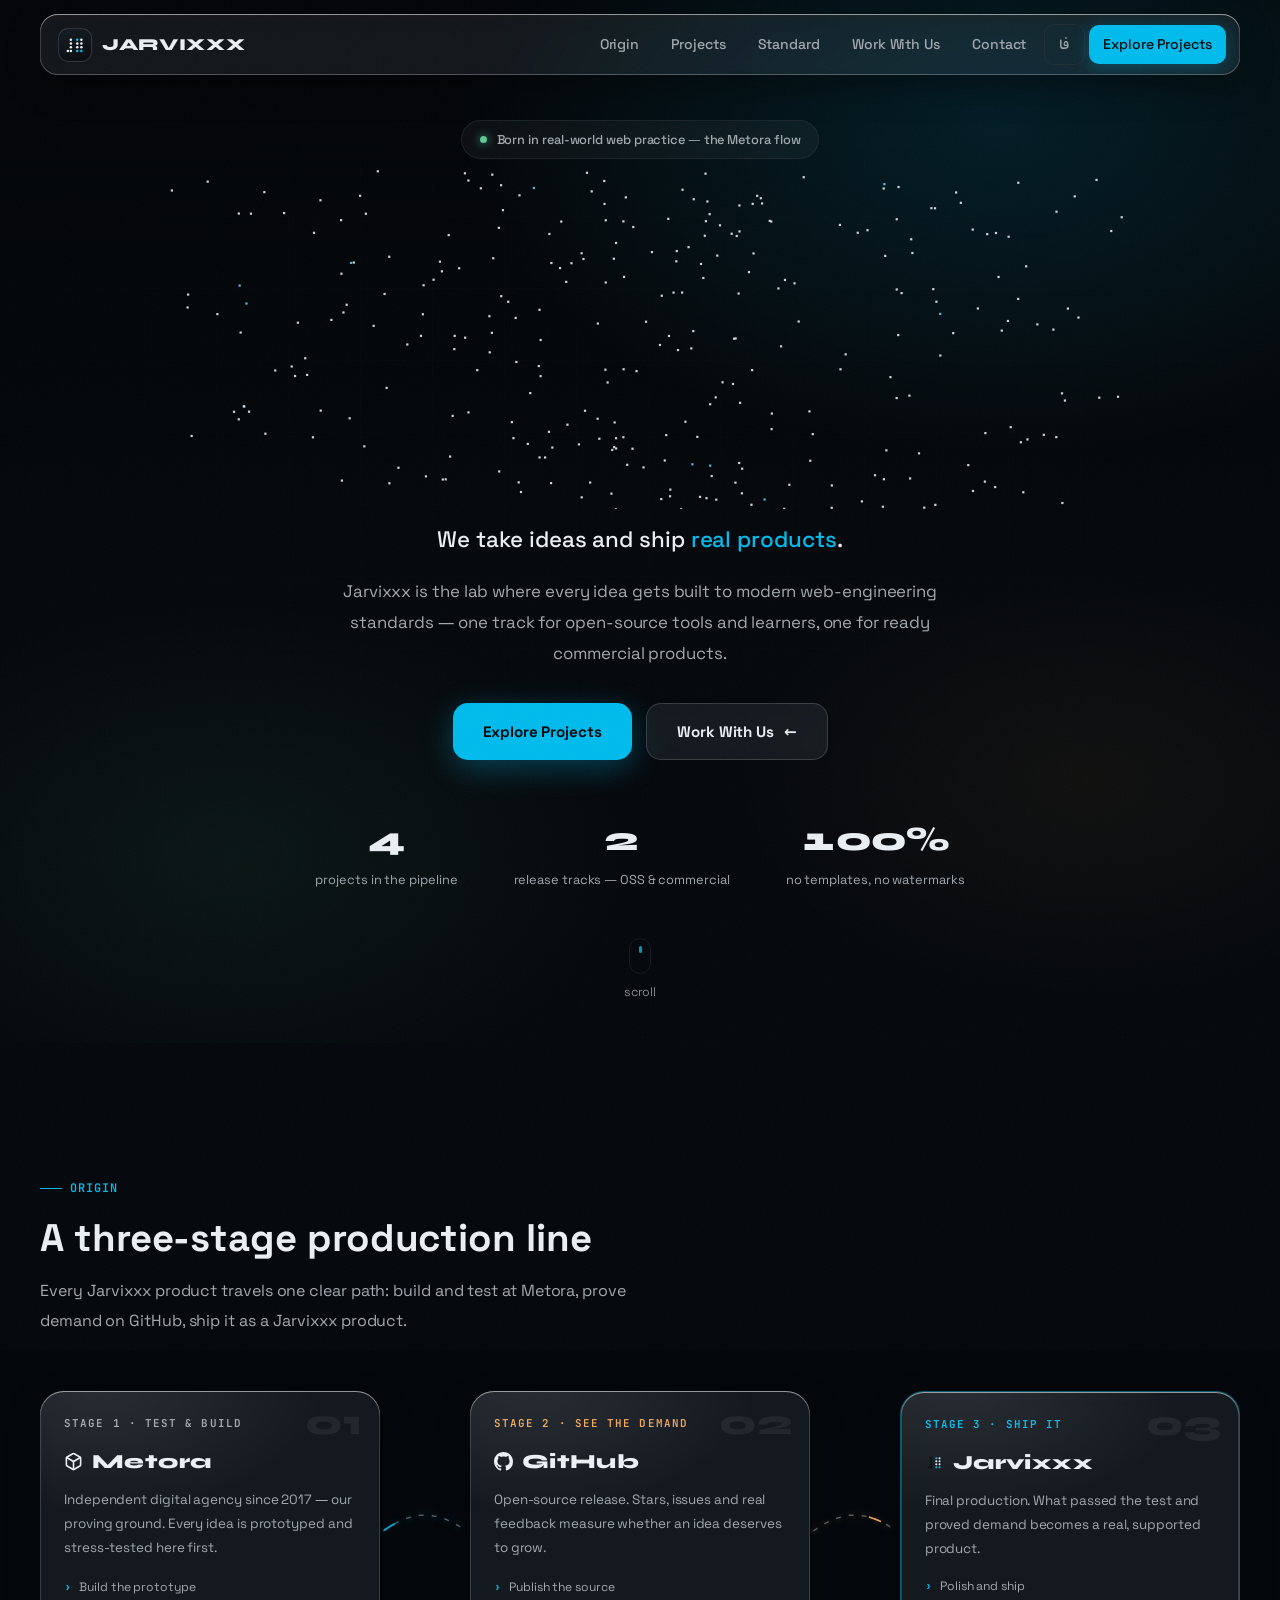
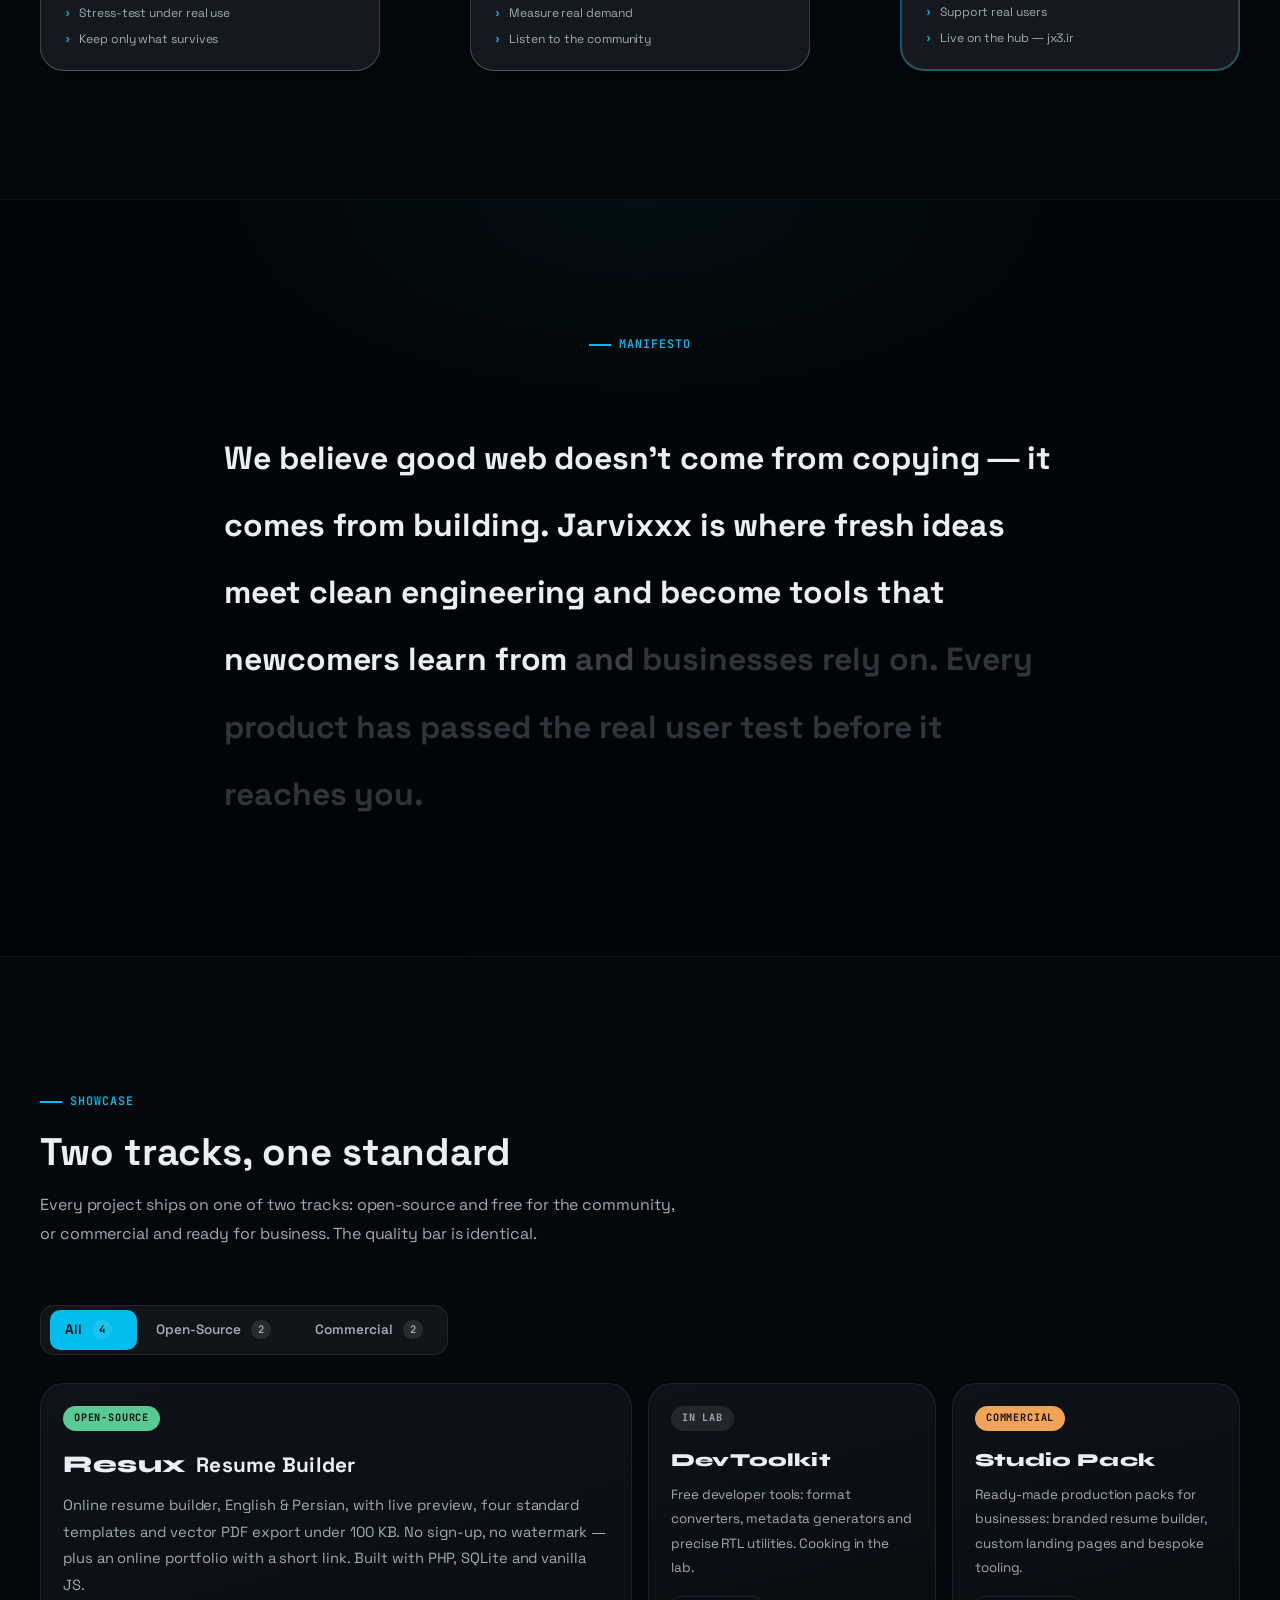
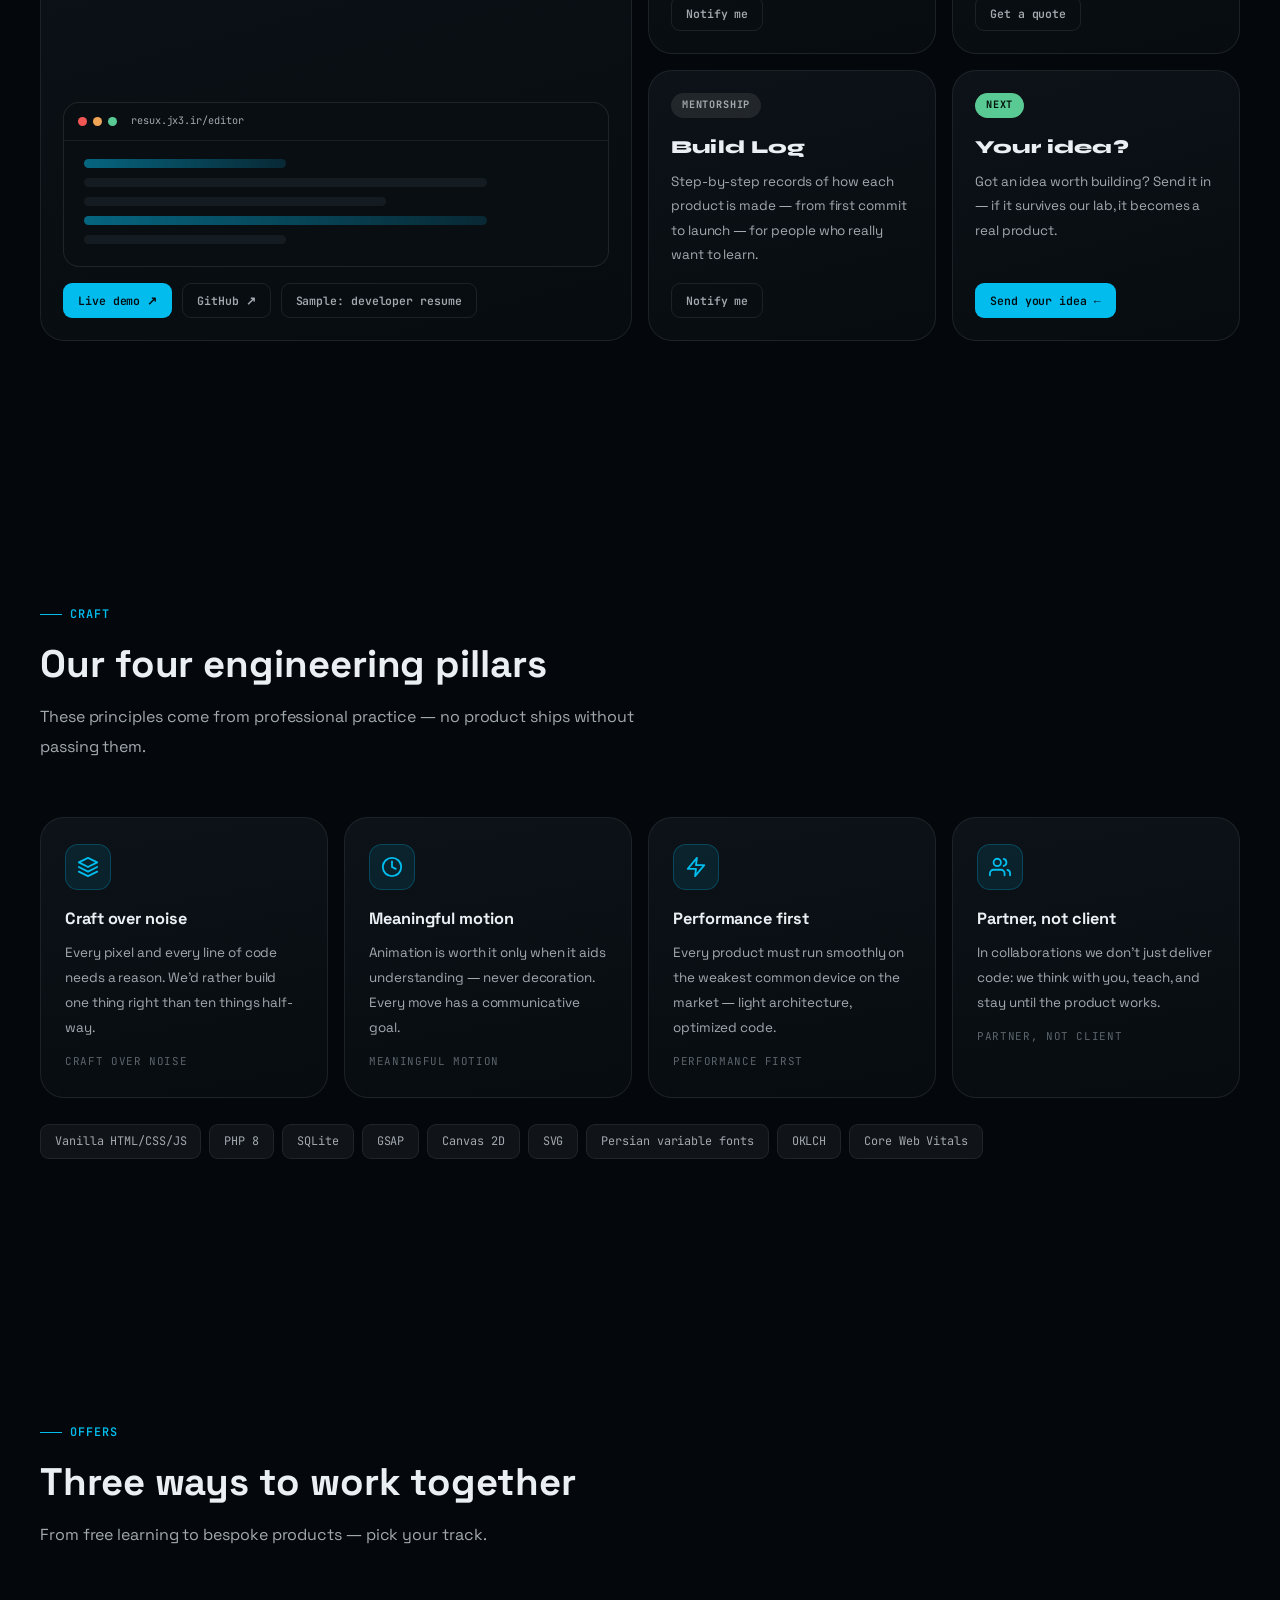
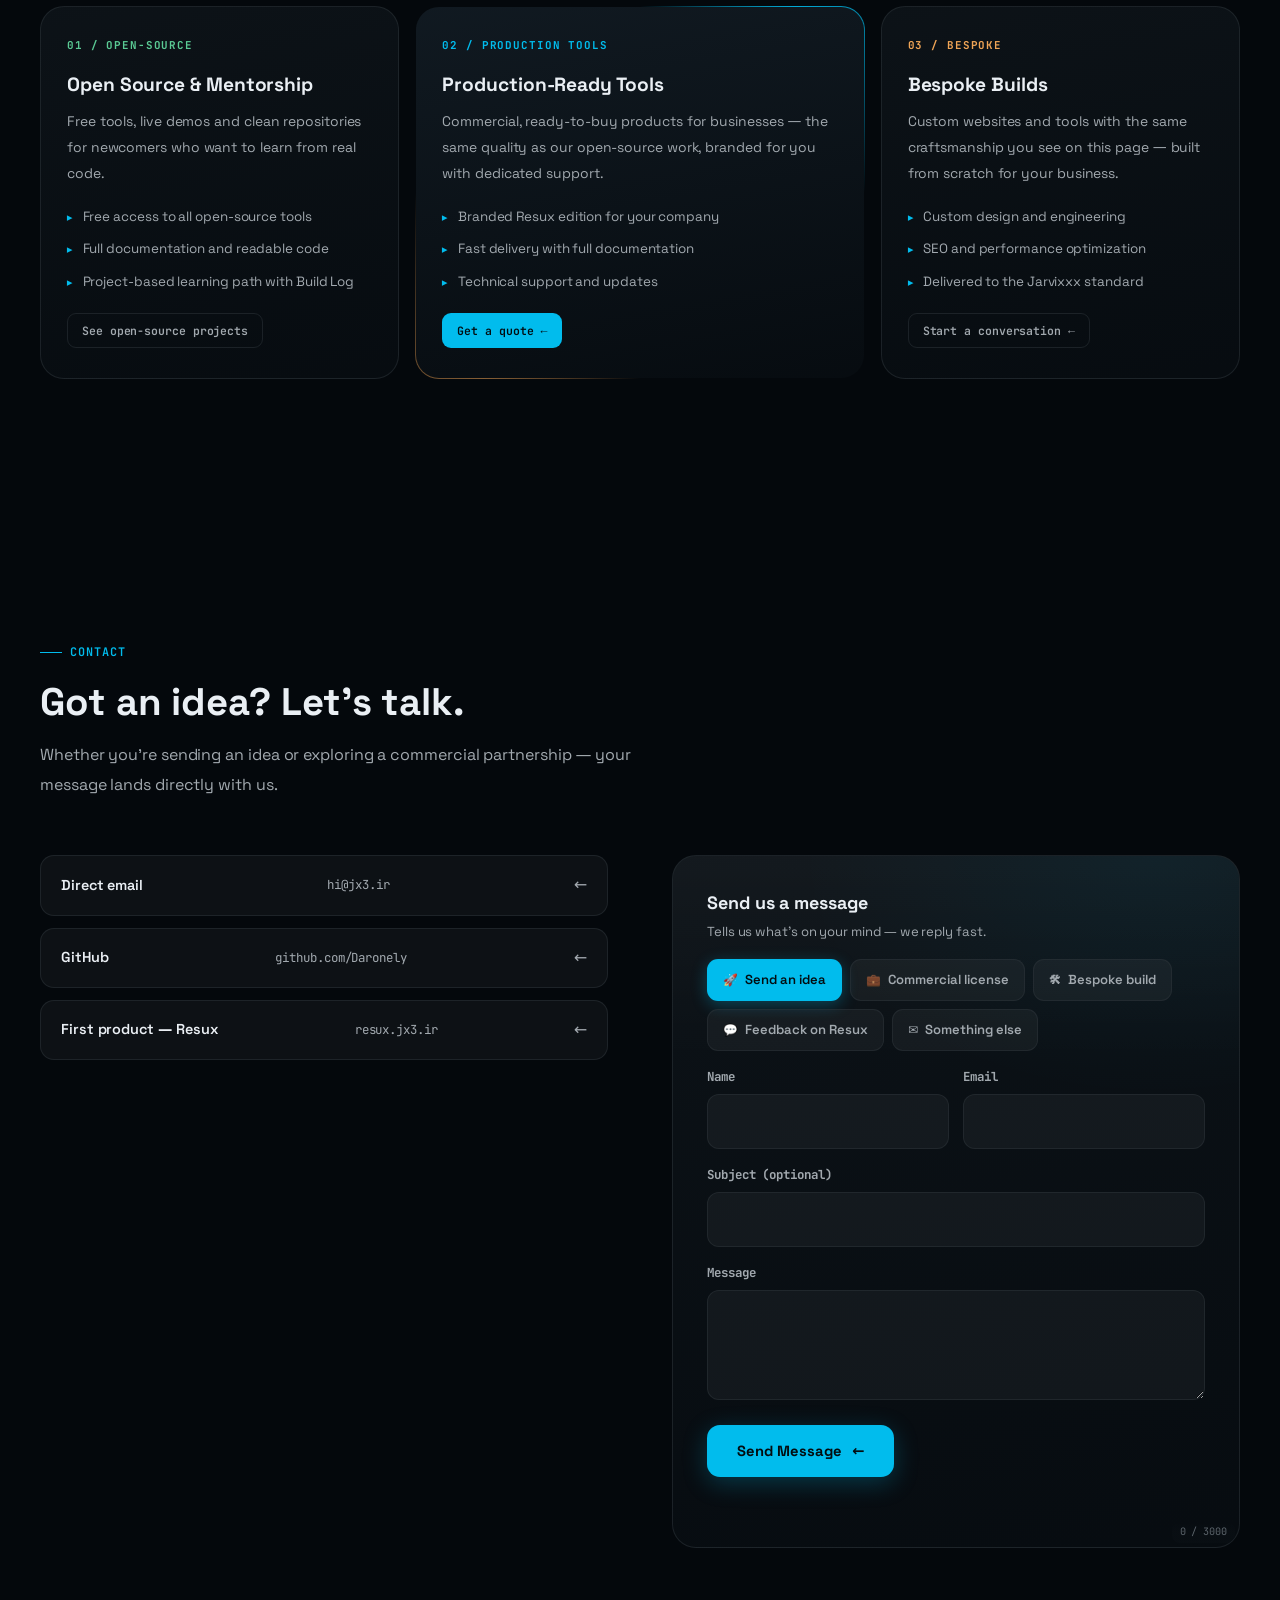
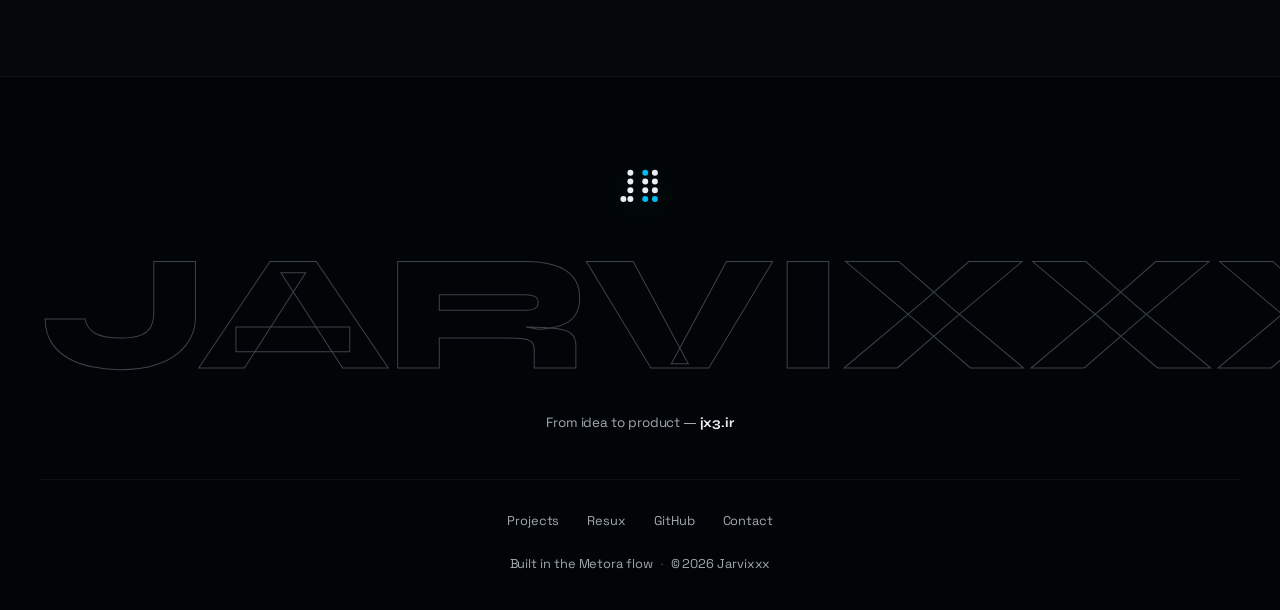
<file: index.html>
<!DOCTYPE html>
<html lang="en" dir="ltr" class="no-js">
<head>
<meta charset="UTF-8">
<meta name="viewport" content="width=device-width, initial-scale=1">
<title>Jarvixxx — Web Product Lab | From Idea to Product, Professional Grade</title>
<meta name="description" content="Jarvixxx is a web product lab: we turn ideas into open-source tools and real commercial products — and open a professional learning path for everyone. First product: Resux resume builder.">
<meta name="keywords" content="Jarvixxx, جارویکس, jx3, web product lab, open source, resume builder, Resux, رساکس, PHP, SQLite, GSAP">
<meta name="author" content="Jarvixxx">
<meta name="robots" content="index, follow, max-image-preview:large, max-snippet:-1, max-video-preview:-1">
<meta name="theme-color" content="#0b0d12">
<link rel="canonical" href="https://jx3.ir/">
<link rel="alternate" hreflang="fa" href="https://jx3.ir/fa.html">
<link rel="alternate" hreflang="x-default" href="https://jx3.ir/">

<!-- Open Graph -->
<meta property="og:type" content="website">
<meta property="og:site_name" content="Jarvixxx">
<meta property="og:locale" content="en_US">
<meta property="og:locale:alternate" content="fa_IR">
<meta property="og:title" content="Jarvixxx — Web Product Lab | From Idea to Product, Professional Grade">
<meta property="og:description" content="Jarvixxx is a web product lab: we turn ideas into open-source tools and real commercial products — and open a professional learning path for everyone. First product: Resux resume builder.">
<meta property="og:url" content="https://jx3.ir/">
<meta property="og:image" content="https://jx3.ir/assets/img/og-cover.png">
<meta property="og:image:width" content="1200">
<meta property="og:image:height" content="630">
<meta property="og:image:alt" content="Jarvixxx — web product lab">

<!-- Twitter -->
<meta name="twitter:card" content="summary_large_image">
<meta name="twitter:title" content="Jarvixxx — Web Product Lab | From Idea to Product, Professional Grade">
<meta name="twitter:description" content="Jarvixxx is a web product lab: we turn ideas into open-source tools and real commercial products — and open a professional learning path for everyone. First product: Resux resume builder.">
<meta name="twitter:image" content="https://jx3.ir/assets/img/og-cover.png">

<!-- Icons -->
<link rel="icon" type="image/svg+xml" href="assets/img/favicon.svg">
<link rel="apple-touch-icon" href="assets/img/icon-192.png">
<link rel="manifest" href="manifest.webmanifest">

<!-- Fonts: preload per page script -->
<link rel="preload" href="assets/fonts/SpaceGrotesk-VF.woff2" as="font" type="font/woff2" crossorigin>
<link rel="preload" href="assets/fonts/SpaceGrotesk-VF.woff2" as="font" type="font/woff2" crossorigin>
<link rel="preload" href="assets/fonts/Syne-VF.woff2" as="font" type="font/woff2" crossorigin>
<link rel="stylesheet" href="assets/css/main.css">

<script>document.documentElement.classList.remove('no-js');</script>
<script type="application/ld+json">
{
  "@context": "https://schema.org",
  "@graph": [
    {
      "@type": "Organization",
      "@id": "https://jx3.ir/#org",
      "name": "Jarvixxx",
      "alternateName": "جارویکس",
      "url": "https://jx3.ir/",
      "logo": "https://jx3.ir/assets/img/icon-512.png",
      "description": "Jarvixxx is a web product lab: we turn ideas into open-source tools and real commercial products — and open a professional learning path for everyone. First product: Resux resume builder.",
      "sameAs": [
        "https://github.com/Daronely",
        "https://github.com/Daronely/jarvixxx",
        "https://resux.jx3.ir/",
        "https://metora.ir"
      ]
    },
    {
      "@type": "WebSite",
      "@id": "https://jx3.ir/#website",
      "url": "https://jx3.ir/",
      "name": "Jarvixxx — Web Product Lab",
      "inLanguage": "en-US",
      "publisher": {
        "@id": "https://jx3.ir/#org"
      }
    },
    {
      "@type": "SoftwareApplication",
      "name": "Resux — Resume Builder",
      "applicationCategory": "BusinessApplication",
      "operatingSystem": "Web",
      "url": "https://resux.jx3.ir/",
      "description": "Free online resume builder (Persian & English) with live preview, vector PDF export and online portfolio",
      "offers": {
        "@type": "Offer",
        "price": "0",
        "priceCurrency": "USD"
      },
      "author": {
        "@id": "https://jx3.ir/#org"
      }
    },
    {
      "@type": "ItemList",
      "@id": "https://jx3.ir/#projects",
      "name": "Jarvixxx projects",
      "itemListElement": [
        {
          "@type": "ListItem",
          "position": 1,
          "url": "https://resux.jx3.ir/",
          "name": "Resux — online resume builder"
        }
      ]
    }
  ]
}
</script>
</head>
<body class="page-en">

<a class="skip-link" href="#main">Skip to main content</a>

<svg width="0" height="0" style="position:absolute" aria-hidden="true">
  <defs>
    <filter id="lg-refract" color-interpolation-filters="sRGB" x="-10%" y="-10%" width="120%" height="120%">
      <feImage href="data:image/svg+xml,%3Csvg xmlns='http://www.w3.org/2000/svg' width='120' height='60'%3E%3C/svg%3E" result="sdf" preserveAspectRatio="none"/>
      <feDisplacementMap in="SourceGraphic" in2="sdf" scale="12" xChannelSelector="R" yChannelSelector="G"/>
    </filter>
  </defs>
</svg>

<header class="navbar glass-nav" id="navbar">
  <a class="brand" href="#top" aria-label="Jarvixxx — home">
    <span class="mark" aria-hidden="true"><svg viewBox="0 0 64 64"><g fill="oklch(0.95 0.008 245)"><circle cx="21" cy="18" r="3.4"/><circle cx="21" cy="28" r="3.4"/><circle cx="21" cy="38" r="3.4"/><circle cx="21" cy="48" r="3.4"/><circle cx="13" cy="48" r="3.4"/></g><g><circle cx="38" cy="18" r="3.4" fill="oklch(0.74 0.14 225)"/><circle cx="38" cy="28" r="3.4" fill="oklch(0.95 0.008 245)"/><circle cx="38" cy="38" r="3.4" fill="oklch(0.95 0.008 245)"/><circle cx="38" cy="48" r="3.4" fill="oklch(0.74 0.14 225)"/><circle cx="49" cy="18" r="3.4" fill="oklch(0.95 0.008 245)"/><circle cx="49" cy="28" r="3.4" fill="oklch(0.95 0.008 245)"/><circle cx="49" cy="38" r="3.4" fill="oklch(0.95 0.008 245)"/><circle cx="49" cy="48" r="3.4" fill="oklch(0.74 0.14 225)"/></g></svg></span>
    <bdi dir="ltr" data-scramble-hover>JARVIXXX</bdi>
  </a>
  <nav class="nav-links" aria-label="Main navigation">
    <a href="#ecosystem">Origin</a>
    <a href="#projects">Projects</a>
    <a href="#craft">Standard</a>
    <a href="#offers">Work With Us</a>
    <a href="#contact">Contact</a>
    <a class="lang-toggle" href="fa.html" hreflang="fa" rel="alternate">فا</a>
    <a class="nav-cta magnetic" href="#projects" data-mag>Explore Projects</a>
  </nav>
</header>

<main id="main">

<section class="hero" id="top">
  <div class="hero-bg" aria-hidden="true"></div>
  <div class="hero-grid-lines" aria-hidden="true"></div>

  <a class="lineage-pill" href="https://metora.ir" target="_blank" rel="noopener">
    <span class="dot" aria-hidden="true"></span>
    Born in real-world web practice — the Metora flow
  </a>

  <h1>Jarvixxx — the web product lab: we take ideas and ship real products</h1>
  <canvas id="heroCanvas" aria-hidden="true"></canvas>

  <p class="hero-tagline reveal">We take ideas and ship <span class="accent">real products</span>.</p>
  <p class="hero-sub reveal">Jarvixxx is the lab where every idea gets built to modern web-engineering standards — one track for open-source tools and learners, one for ready commercial products.</p>

  <div class="hero-ctas">
    <a class="btn-primary-mag magnetic" href="#projects" data-mag>Explore Projects</a>
    <a class="btn-glass-mag magnetic" href="#offers" data-mag>Work With Us <span class="arr">←</span></a>
  </div>

  <div class="hero-stats" role="list" aria-label="Jarvixxx stats">
    <div class="stat" role="listitem">
      <div class="num" data-count="4" aria-label="4">0</div>
      <div class="lbl">projects in the pipeline</div>
    </div>
    <div class="stat" role="listitem">
      <div class="num" data-count="2" aria-label="2">0</div>
      <div class="lbl">release tracks — OSS & commercial</div>
    </div>
    <div class="stat" role="listitem">
      <div class="num" data-count="100" data-suffix="%" aria-label="100%">0</div>
      <div class="lbl">no templates, no watermarks</div>
    </div>
  </div>

  <div class="scroll-hint" aria-hidden="true">
    <div class="wheel"></div>
    scroll
  </div>
</section>

<section id="ecosystem">
  <div class="wrap">
    <div class="sec-head reveal">
      <span class="sec-kicker"><span data-scramble-hover>ORIGIN</span></span>
      <h2 class="sec-title">A three-stage production line</h2>
      <p class="sec-lead">Every Jarvixxx product travels one clear path: build and test at Metora, prove demand on GitHub, ship it as a Jarvixxx product.</p>
    </div>
    <div class="eco-wrap">
    <div class="eco-row">
      <a class="eco-node glass metora" href="https://metora.ir" target="_blank" rel="noopener">
        <span class="n-step" aria-hidden="true">01</span>
        <div class="n-role">STAGE 1 · TEST & BUILD</div>
        <div class="n-name"><svg width="19" height="19" viewBox="0 0 24 24" fill="none" stroke="currentColor" stroke-width="2" stroke-linecap="round" stroke-linejoin="round"><path d="M21 16V8a2 2 0 0 0-1-1.73l-7-4a2 2 0 0 0-2 0l-7 4A2 2 0 0 0 3 8v8a2 2 0 0 0 1 1.73l7 4a2 2 0 0 0 2 0l7-4A2 2 0 0 0 21 16z"/><polyline points="3.27 6.96 12 12.01 20.73 6.96"/><line x1="12" y1="22.08" x2="12" y2="12"/></svg><bdi dir="ltr" data-scramble-hover>Metora</bdi></div>
        <p class="n-desc">Independent digital agency since 2017 — our proving ground. Every idea is prototyped and stress-tested here first.</p>
        <ul class="n-steps"><li>Build the prototype</li><li>Stress-test under real use</li><li>Keep only what survives</li></ul>
      </a>
      <div class="eco-beam" aria-hidden="true">
        <svg viewBox="0 0 110 64">
          <path class="beam-path" d="M4 32 C 40 6, 70 6, 106 32" stroke="oklch(0.5 0.015 245)"/>
          <path class="beam-path beam-glow" d="M4 32 C 40 6, 70 6, 106 32" stroke="oklch(0.74 0.14 225)"/>
          <path class="pulse" d="M4 32 C 40 6, 70 6, 106 32" stroke="oklch(0.74 0.14 225)">
            <animate attributeName="stroke-dashoffset" from="144" to="0" dur="2.4s" repeatCount="indefinite"/>
          </path>
        </svg>
      </div>
      <a class="eco-node glass netro" href="https://github.com/Daronely" target="_blank" rel="noopener">
        <span class="n-step" aria-hidden="true">02</span>
        <div class="n-role">STAGE 2 · SEE THE DEMAND</div>
        <div class="n-name"><svg viewBox="0 0 16 16" fill="currentColor"><path d="M8 0C3.58 0 0 3.58 0 8c0 3.54 2.29 6.53 5.47 7.59.4.07.55-.17.55-.38 0-.19-.01-.82-.01-1.49-2.01.37-2.53-.49-2.69-.94-.09-.23-.48-.94-.82-1.13-.28-.15-.68-.52-.01-.53.63-.01 1.08.58 1.23.82.72 1.21 1.87.87 2.33.66.07-.52.28-.87.51-1.07-1.78-.2-3.64-.89-3.64-3.95 0-.87.31-1.59.82-2.15-.08-.2-.36-1.02.08-2.12 0 0 .67-.21 2.2.82.64-.18 1.32-.27 2-.27s1.36.09 2 .27c1.53-1.04 2.2-.82 2.2-.82.44 1.1.16 1.92.08 2.12.51.56.82 1.27.82 2.15 0 3.07-1.87 3.75-3.65 3.95.29.25.54.73.54 1.48 0 1.07-.01 1.93-.01 2.2 0 .21.15.46.55.38A8.01 8.01 0 0 0 16 8c0-4.42-3.58-8-8-8z"/></svg><bdi dir="ltr" data-scramble-hover>GitHub</bdi></div>
        <p class="n-desc">Open-source release. Stars, issues and real feedback measure whether an idea deserves to grow.</p>
        <ul class="n-steps"><li>Publish the source</li><li>Measure real demand</li><li>Listen to the community</li></ul>
      </a>
      <div class="eco-beam" aria-hidden="true">
        <svg viewBox="0 0 110 64">
          <path class="beam-path" d="M4 32 C 40 6, 70 6, 106 32" stroke="oklch(0.5 0.015 245)"/>
          <path class="beam-path beam-glow" d="M4 32 C 40 6, 70 6, 106 32" stroke="oklch(0.78 0.13 65)"/>
          <path class="pulse" d="M4 32 C 40 6, 70 6, 106 32" stroke="oklch(0.78 0.13 65)">
            <animate attributeName="stroke-dashoffset" from="144" to="0" dur="2.4s" begin="1.2s" repeatCount="indefinite"/>
          </path>
        </svg>
      </div>
      <a class="eco-node glass jarvi glass-flagship" href="#projects">
        <span class="n-step" aria-hidden="true">03</span>
        <div class="n-role">STAGE 3 · SHIP IT</div>
        <div class="n-name"><svg width="19" height="19" viewBox="0 0 64 64">ll="oklch(0.95 0.008 245)"><circle cx="21" cy="18" r="3.4"/><circle cx="21" cy="28" r="3.4"/><circle cx="21" cy="38" r="3.4"/><circle cx="21" cy="48" r="3.4"/><circle cx="13" cy="48" r="3.4"/></g><g><circle cx="38" cy="18" r="3.4" fill="oklch(0.74 0.14 225)"/><circle cx="38" cy="28" r="3.4" fill="oklch(0.95 0.008 245)"/><circle cx="38" cy="38" r="3.4" fill="oklch(0.95 0.008 245)"/><circle cx="38" cy="48" r="3.4" fill="oklch(0.74 0.14 225)"/><circle cx="49" cy="18" r="3.4" fill="oklch(0.95 0.008 245)"/><circle cx="49" cy="28" r="3.4" fill="oklch(0.95 0.008 245)"/><circle cx="49" cy="38" r="3.4" fill="oklch(0.95 0.008 245)"/><circle cx="49" cy="48" r="3.4" fill="oklch(0.74 0.14 225)"/></g></svg><bdi dir="ltr" data-scramble-hover>Jarvixxx</bdi></div>
        <p class="n-desc">Final production. What passed the test and proved demand becomes a real, supported product.</p>
        <ul class="n-steps"><li>Polish and ship</li><li>Support real users</li><li>Live on the hub — jx3.ir</li></ul>
      </a>
    </div></div>
  </div>
</section>

<section class="manifesto" id="manifesto">
  <div class="wrap">
    <div class="sec-head reveal" style="margin-inline:auto;text-align:center">
      <span class="sec-kicker" style="justify-content:center"><span data-scramble-hover>MANIFESTO</span></span>
    </div>
    <p class="manifesto-text" id="manifestoText" lang="en"><span class="w">We</span> <span class="w">believe</span> <span class="w">good</span> <span class="w">web</span> <span class="w">doesn't</span> <span class="w">come</span> <span class="w">from</span> <span class="w">copying</span> <span class="w">—</span> <span class="w">it</span> <span class="w">comes</span> <span class="w">from</span> <span class="w">building.</span> <span class="w">Jarvixxx</span> <span class="w">is</span> <span class="w">where</span> <span class="w">fresh</span> <span class="w">ideas</span> <span class="w">meet</span> <span class="w">clean</span> <span class="w">engineering</span> <span class="w">and</span> <span class="w">become</span> <span class="w">tools</span> <span class="w">that</span> <span class="w">newcomers</span> <span class="w">learn</span> <span class="w">from</span> <span class="w">and</span> <span class="w">businesses</span> <span class="w">rely</span> <span class="w">on.</span> <span class="w">Every</span> <span class="w">product</span> <span class="w">has</span> <span class="w">passed</span> <span class="w">the</span> <span class="w">real</span> <span class="w">user</span> <span class="w">test</span> <span class="w">before</span> <span class="w">it</span> <span class="w">reaches</span> <span class="w">you.</span></p>
  </div>
</section>

<section id="projects">
  <div class="wrap">
    <div class="sec-head reveal">
      <span class="sec-kicker"><span data-scramble-hover>SHOWCASE</span></span>
      <h2 class="sec-title">Two tracks, one standard</h2>
      <p class="sec-lead">Every project ships on one of two tracks: open-source and free for the community, or commercial and ready for business. The quality bar is identical.</p>
    </div>

    <div class="filter-tabs" role="tablist" aria-label="Filter projects" id="filterTabs">
      <div id="tabIndicator" aria-hidden="true"></div>
      <button class="filter-tab" role="tab" aria-selected="true" data-filter="all">All <span class="badge-mini">4</span></button>
      <button class="filter-tab" role="tab" aria-selected="false" data-filter="oss">Open-Source <span class="badge-mini">2</span></button>
      <button class="filter-tab" role="tab" aria-selected="false" data-filter="pro">Commercial <span class="badge-mini">2</span></button>
    </div>
    <p class="no-js-note">Filtering projects needs JavaScript — all projects are listed below.</p>

    <div class="bento" id="bento">
      <article class="b-card b-flagship glass-flagship" data-track="oss" data-name="resux">
        <span class="b-track oss">OPEN-SOURCE</span>
        <div class="b-name"><bdi dir="ltr" data-scramble-hover>Resux</bdi> <span class="b-fa">Resume Builder</span></div>
        <p class="b-desc">Online resume builder, English & Persian, with live preview, four standard templates and vector PDF export under 100 KB. No sign-up, no watermark — plus an online portfolio with a short link. Built with PHP, SQLite and vanilla JS.</p>
        <div class="flagship-visual" aria-hidden="true">
          <div class="fv-bar"><i></i><i></i><i></i><span dir="ltr">resux.jx3.ir/editor</span></div>
          <div class="fv-body">
            <div class="fv-line hi w40"></div>
            <div class="fv-line w80"></div>
            <div class="fv-line w60"></div>
            <div class="fv-line hi w80"></div>
            <div class="fv-line w40"></div>
          </div>
        </div>
        <div class="b-links"><a class="b-link primary" href="https://resux.jx3.ir/" target="_blank" rel="noopener">Live demo ↗</a><a class="b-link" href="https://github.com/Daronely/resux" target="_blank" rel="noopener">GitHub ↗</a><a class="b-link" href="https://resux.jx3.ir/resume/developer.html" target="_blank" rel="noopener">Sample: developer resume</a></div>
      </article>

      <article class="b-card b-p2" data-track="oss" data-name="toolkit">
        <span class="b-track wip">IN LAB</span>
        <div class="b-name"><bdi dir="ltr" data-scramble-hover>DevToolkit</bdi></div>
        <p class="b-desc">Free developer tools: format converters, metadata generators and precise RTL utilities. Cooking in the lab.</p>
        <div class="b-links"><a class="b-link" href="#contact" data-notify>Notify me</a></div>
      </article>
      <article class="b-card b-p3" data-track="pro" data-name="studio">
        <span class="b-track pro">COMMERCIAL</span>
        <div class="b-name"><bdi dir="ltr" data-scramble-hover>Studio Pack</bdi></div>
        <p class="b-desc">Ready-made production packs for businesses: branded resume builder, custom landing pages and bespoke tooling.</p>
        <div class="b-links"><a class="b-link" href="#offers">Get a quote</a></div>
      </article>
      <article class="b-card b-p4" data-track="oss" data-name="learn">
        <span class="b-track wip">MENTORSHIP</span>
        <div class="b-name"><bdi dir="ltr" data-scramble-hover>Build Log</bdi></div>
        <p class="b-desc">Step-by-step records of how each product is made — from first commit to launch — for people who really want to learn.</p>
        <div class="b-links"><a class="b-link" href="#contact" data-notify>Notify me</a></div>
      </article>
      <article class="b-card b-p5" data-track="pro" data-name="idea">
        <span class="b-track oss">NEXT</span>
        <div class="b-name"><bdi dir="ltr" data-scramble-hover>Your idea?</bdi></div>
        <p class="b-desc">Got an idea worth building? Send it in — if it survives our lab, it becomes a real product.</p>
        <div class="b-links"><a class="b-link primary" href="#contact">Send your idea ←</a></div>
      </article>
    </div>
  </div>
</section>

<section id="craft">
  <div class="wrap">
    <div class="sec-head reveal">
      <span class="sec-kicker"><span data-scramble-hover>CRAFT</span></span>
      <h2 class="sec-title">Our four engineering pillars</h2>
      <p class="sec-lead">These principles come from professional practice — no product ships without passing them.</p>
    </div>
    <div class="craft-grid">
      <div class="craft-card reveal">
        <div class="c-ico" aria-hidden="true"><svg width="22" height="22" viewBox="0 0 24 24" fill="none" stroke="currentColor" stroke-width="2" stroke-linecap="round" stroke-linejoin="round"><path d="M12 2L2 7l10 5 10-5-10-5z"/><path d="M2 17l10 5 10-5"/><path d="M2 12l10 5 10-5"/></svg></div>
        <h3>Craft over noise</h3>
        <p>Every pixel and every line of code needs a reason. We'd rather build one thing right than ten things half-way.</p>
        <span class="c-en" dir="ltr">CRAFT OVER NOISE</span>
      </div>
      <div class="craft-card reveal">
        <div class="c-ico" aria-hidden="true"><svg width="22" height="22" viewBox="0 0 24 24" fill="none" stroke="currentColor" stroke-width="2" stroke-linecap="round" stroke-linejoin="round"><circle cx="12" cy="12" r="10"/><path d="M12 6v6l4 2"/></svg></div>
        <h3>Meaningful motion</h3>
        <p>Animation is worth it only when it aids understanding — never decoration. Every move has a communicative goal.</p>
        <span class="c-en" dir="ltr">MEANINGFUL MOTION</span>
      </div>
      <div class="craft-card reveal">
        <div class="c-ico" aria-hidden="true"><svg width="22" height="22" viewBox="0 0 24 24" fill="none" stroke="currentColor" stroke-width="2" stroke-linecap="round" stroke-linejoin="round"><path d="M13 2L3 14h9l-1 8 10-12h-9l1-8z"/></svg></div>
        <h3>Performance first</h3>
        <p>Every product must run smoothly on the weakest common device on the market — light architecture, optimized code.</p>
        <span class="c-en" dir="ltr">PERFORMANCE FIRST</span>
      </div>
      <div class="craft-card reveal">
        <div class="c-ico" aria-hidden="true"><svg width="22" height="22" viewBox="0 0 24 24" fill="none" stroke="currentColor" stroke-width="2" stroke-linecap="round" stroke-linejoin="round"><path d="M17 21v-2a4 4 0 0 0-4-4H5a4 4 0 0 0-4 4v2"/><circle cx="9" cy="7" r="4"/><path d="M23 21v-2a4 4 0 0 0-3-3.87"/><path d="M16 3.13a4 4 0 0 1 0 7.75"/></svg></div>
        <h3>Partner, not client</h3>
        <p>In collaborations we don't just deliver code: we think with you, teach, and stay until the product works.</p>
        <span class="c-en" dir="ltr">PARTNER, NOT CLIENT</span>
      </div></div>
    <div class="stack-row reveal" aria-label="tech stack"><span class="stack-chip">Vanilla HTML/CSS/JS</span><span class="stack-chip">PHP 8</span><span class="stack-chip">SQLite</span><span class="stack-chip">GSAP</span><span class="stack-chip">Canvas 2D</span><span class="stack-chip">SVG</span><span class="stack-chip">Persian variable fonts</span><span class="stack-chip">OKLCH</span><span class="stack-chip">Core Web Vitals</span></div>
  </div>
</section>

<section id="offers">
  <div class="wrap">
    <div class="sec-head reveal">
      <span class="sec-kicker"><span data-scramble-hover>OFFERS</span></span>
      <h2 class="sec-title">Three ways to work together</h2>
      <p class="sec-lead">From free learning to bespoke products — pick your track.</p>
    </div>
    <div class="offers">
      <div class="offer-card reveal">
        <div class="o-tag" style="color: var(--signal-oss)" dir="ltr">01 / OPEN-SOURCE</div>
        <h3>Open Source & Mentorship</h3>
        <p class="o-desc">Free tools, live demos and clean repositories for newcomers who want to learn from real code.</p>
        <ul><li>Free access to all open-source tools</li><li>Full documentation and readable code</li><li>Project-based learning path with Build Log</li></ul>
        <div class="b-links" style="margin-top:20px">
          <a class="b-link" href="#projects">See open-source projects</a>
        </div>
      </div>
      <div class="offer-card offer-featured reveal">
        <div class="inner">
          <div class="o-tag" style="color: var(--accent-primary)" dir="ltr">02 / PRODUCTION TOOLS</div>
          <h3>Production-Ready Tools</h3>
          <p class="o-desc">Commercial, ready-to-buy products for businesses — the same quality as our open-source work, branded for you with dedicated support.</p>
          <ul><li>Branded Resux edition for your company</li><li>Fast delivery with full documentation</li><li>Technical support and updates</li></ul>
          <div class="b-links" style="margin-top:20px">
            <a class="b-link primary" href="#contact">Get a quote ←</a>
          </div>
        </div>
      </div>
      <div class="offer-card reveal">
        <div class="o-tag" style="color: var(--signal-pro)" dir="ltr">03 / BESPOKE</div>
        <h3>Bespoke Builds</h3>
        <p class="o-desc">Custom websites and tools with the same craftsmanship you see on this page — built from scratch for your business.</p>
        <ul><li>Custom design and engineering</li><li>SEO and performance optimization</li><li>Delivered to the Jarvixxx standard</li></ul>
        <div class="b-links" style="margin-top:20px">
          <a class="b-link" href="#contact">Start a conversation ←</a>
        </div>
      </div></div>
  </div>
</section>

<section id="contact">
  <div class="wrap">
    <div class="sec-head reveal">
      <span class="sec-kicker"><span data-scramble-hover>CONTACT</span></span>
      <h2 class="sec-title">Got an idea? Let's talk.</h2>
      <p class="sec-lead">Whether you're sending an idea or exploring a commercial partnership — your message lands directly with us.</p>
    </div>

    <div class="contact-grid">
      <div class="direct-links reveal">
        <a class="d-link" href="mailto:hi@jx3.ir">
          <span class="dl-label">Direct email</span>
          <span class="dl-handle" data-scramble>hi@jx3.ir</span>
          <span class="dl-arrow" aria-hidden="true">←</span>
        </a>
        <a class="d-link" href="https://github.com/Daronely" target="_blank" rel="noopener">
          <span class="dl-label">GitHub</span>
          <span class="dl-handle" data-scramble>github.com/Daronely</span>
          <span class="dl-arrow" aria-hidden="true">←</span>
        </a>
        <a class="d-link" href="https://resux.jx3.ir/" target="_blank" rel="noopener">
          <span class="dl-label">First product — Resux</span>
          <span class="dl-handle" data-scramble>resux.jx3.ir</span>
          <span class="dl-arrow" aria-hidden="true">←</span>
        </a></div>

      <form class="contact-form reveal" id="contactForm" novalidate>
        <div class="cf-head">
          <div class="cf-title">Send us a message</div>
          <div class="cf-sub">Tells us what's on your mind — we reply fast.</div>
        </div>
        <div class="f-chips" role="group" aria-label="Message topic"><button type="button" class="f-chip" data-topic="idea" aria-pressed="true"><span class="chip-ico" aria-hidden="true">🚀</span>Send an idea</button><button type="button" class="f-chip" data-topic="commercial" aria-pressed="false"><span class="chip-ico" aria-hidden="true">💼</span>Commercial license</button><button type="button" class="f-chip" data-topic="bespoke" aria-pressed="false"><span class="chip-ico" aria-hidden="true">🛠</span>Bespoke build</button><button type="button" class="f-chip" data-topic="feedback" aria-pressed="false"><span class="chip-ico" aria-hidden="true">💬</span>Feedback on Resux</button><button type="button" class="f-chip" data-topic="other" aria-pressed="false"><span class="chip-ico" aria-hidden="true">✉️</span>Something else</button></div>
        <div class="f-row">
          <div class="f-field">
            <label for="cfName">Name</label>
            <input type="text" id="cfName" name="name" required autocomplete="name" maxlength="80">
            <span class="f-err">Please enter your name.</span>
          </div>
          <div class="f-field">
            <label for="cfEmail">Email</label>
            <input type="email" id="cfEmail" name="email" required autocomplete="email" maxlength="120" dir="ltr" style="text-align:start">
            <span class="f-err">Please enter a valid email.</span>
          </div>
        </div>
        <div class="f-field">
          <label for="cfSubject">Subject (optional)</label>
          <input type="text" id="cfSubject" name="subject" maxlength="120">
        </div>
        <div class="f-field">
          <label for="cfMsg">Message</label>
          <textarea id="cfMsg" name="message" required minlength="10" maxlength="3000"></textarea>
          <span class="f-counter" id="fCounter" aria-hidden="true">0 / 3000</span>
          <span class="f-err">Message needs at least 10 characters.</span>
        </div>
        <div class="hp-field" aria-hidden="true">
          <label for="cfHp">Leave this field empty</label>
          <input type="text" id="cfHp" name="website" tabindex="-1" autocomplete="off">
        </div>
        <button type="submit" class="btn-submit magnetic" id="submitBtn" data-mag>
          <span class="spinner" aria-hidden="true"></span>
          <span id="submitLabel">Send Message</span>
          <span aria-hidden="true">←</span>
        </button>
        <p class="form-status" id="formStatus" role="status" aria-live="polite"></p>
      </form>
    </div>
  </div>
</section>

</main>

<footer class="site-footer">
  <div class="wrap">
    <div class="footer-mark" aria-hidden="true"><svg viewBox="0 0 64 64"><g fill="oklch(0.95 0.008 245)"><circle cx="21" cy="18" r="3.4"/><circle cx="21" cy="28" r="3.4"/><circle cx="21" cy="38" r="3.4"/><circle cx="21" cy="48" r="3.4"/><circle cx="13" cy="48" r="3.4"/></g><g><circle cx="38" cy="18" r="3.4" fill="oklch(0.74 0.14 225)"/><circle cx="38" cy="28" r="3.4" fill="oklch(0.95 0.008 245)"/><circle cx="38" cy="38" r="3.4" fill="oklch(0.95 0.008 245)"/><circle cx="38" cy="48" r="3.4" fill="oklch(0.74 0.14 225)"/><circle cx="49" cy="18" r="3.4" fill="oklch(0.95 0.008 245)"/><circle cx="49" cy="28" r="3.4" fill="oklch(0.95 0.008 245)"/><circle cx="49" cy="38" r="3.4" fill="oklch(0.95 0.008 245)"/><circle cx="49" cy="48" r="3.4" fill="oklch(0.74 0.14 225)"/></g></svg></div>
    <div class="footer-type" aria-hidden="true" dir="ltr" data-scramble-hover>JARVIXXX</div>
    <p class="footer-tag">From idea to product — <bdi dir="ltr">jx3.ir</bdi></p>
    <div class="footer-meta">
      <nav aria-label="footer">
        <a href="#projects">Projects</a>
        <a href="https://resux.jx3.ir/" target="_blank" rel="noopener">Resux</a>
        <a href="https://github.com/Daronely" target="_blank" rel="noopener">GitHub</a>
        <a href="#contact">Contact</a>
      </nav>
      <div class="f-copy">
        <span>Built in the Metora flow</span>
        <span class="f-dot" aria-hidden="true">·</span>
        <span>© 2026 Jarvixxx</span>
      </div>
    </div>
  </div>
</footer>

<script src="assets/js/gsap.min.js"></script>
<script src="assets/js/ScrollTrigger.min.js"></script>
<script src="assets/js/SplitText.min.js"></script>
<script src="assets/js/ScrambleTextPlugin.min.js"></script>
<script src="assets/js/lenis.min.js"></script>
<script src="assets/js/main.js"></script>
<script>window.JX_I18N = {"sending": "Sending…", "submit": "Send Message", "ok": "Message received! We'll reply very soon.", "errNet": "Connection failed — check your internet.", "errSend": "Couldn't send — try again or email us.", "errRate": "You've sent several messages in a row; try again a little later.", "notifyDone": "Noted ✓ — drop your email in the contact form so we can ping you"};</script>
</body>
</html>
</file>
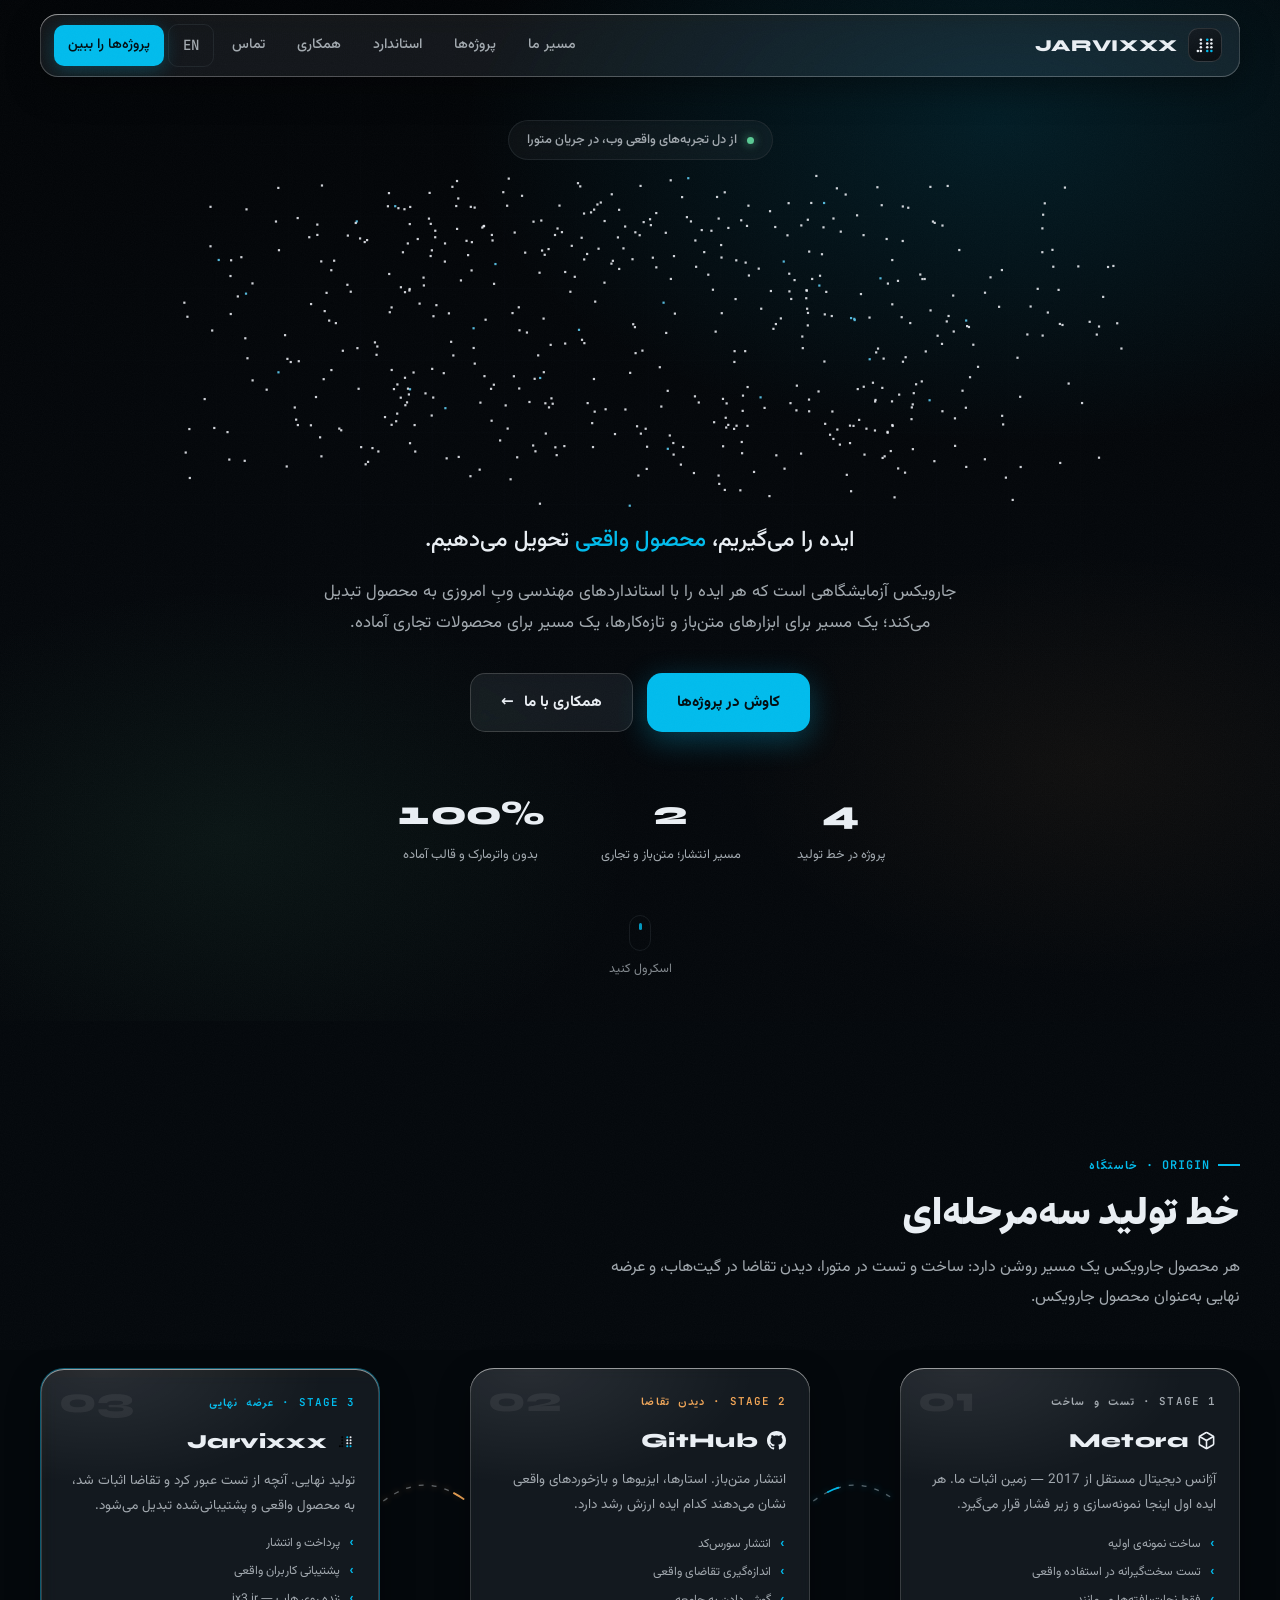
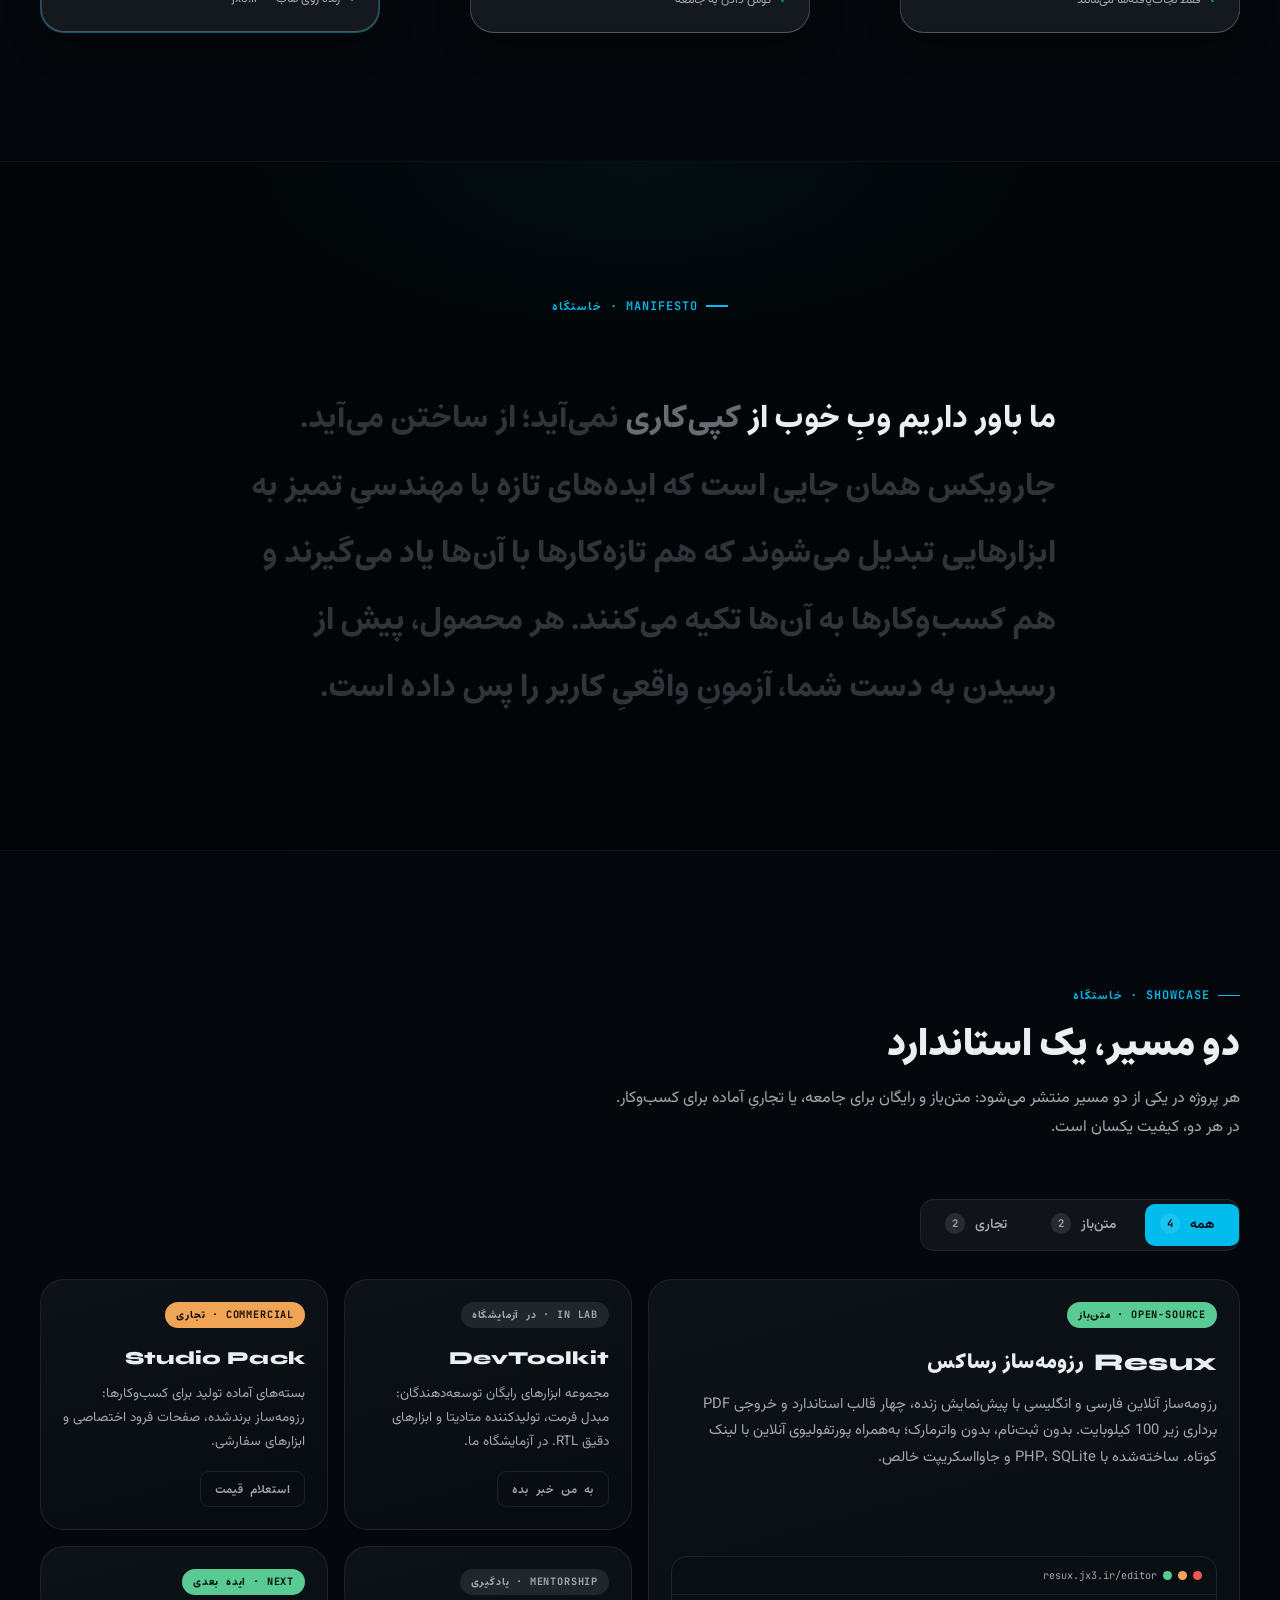
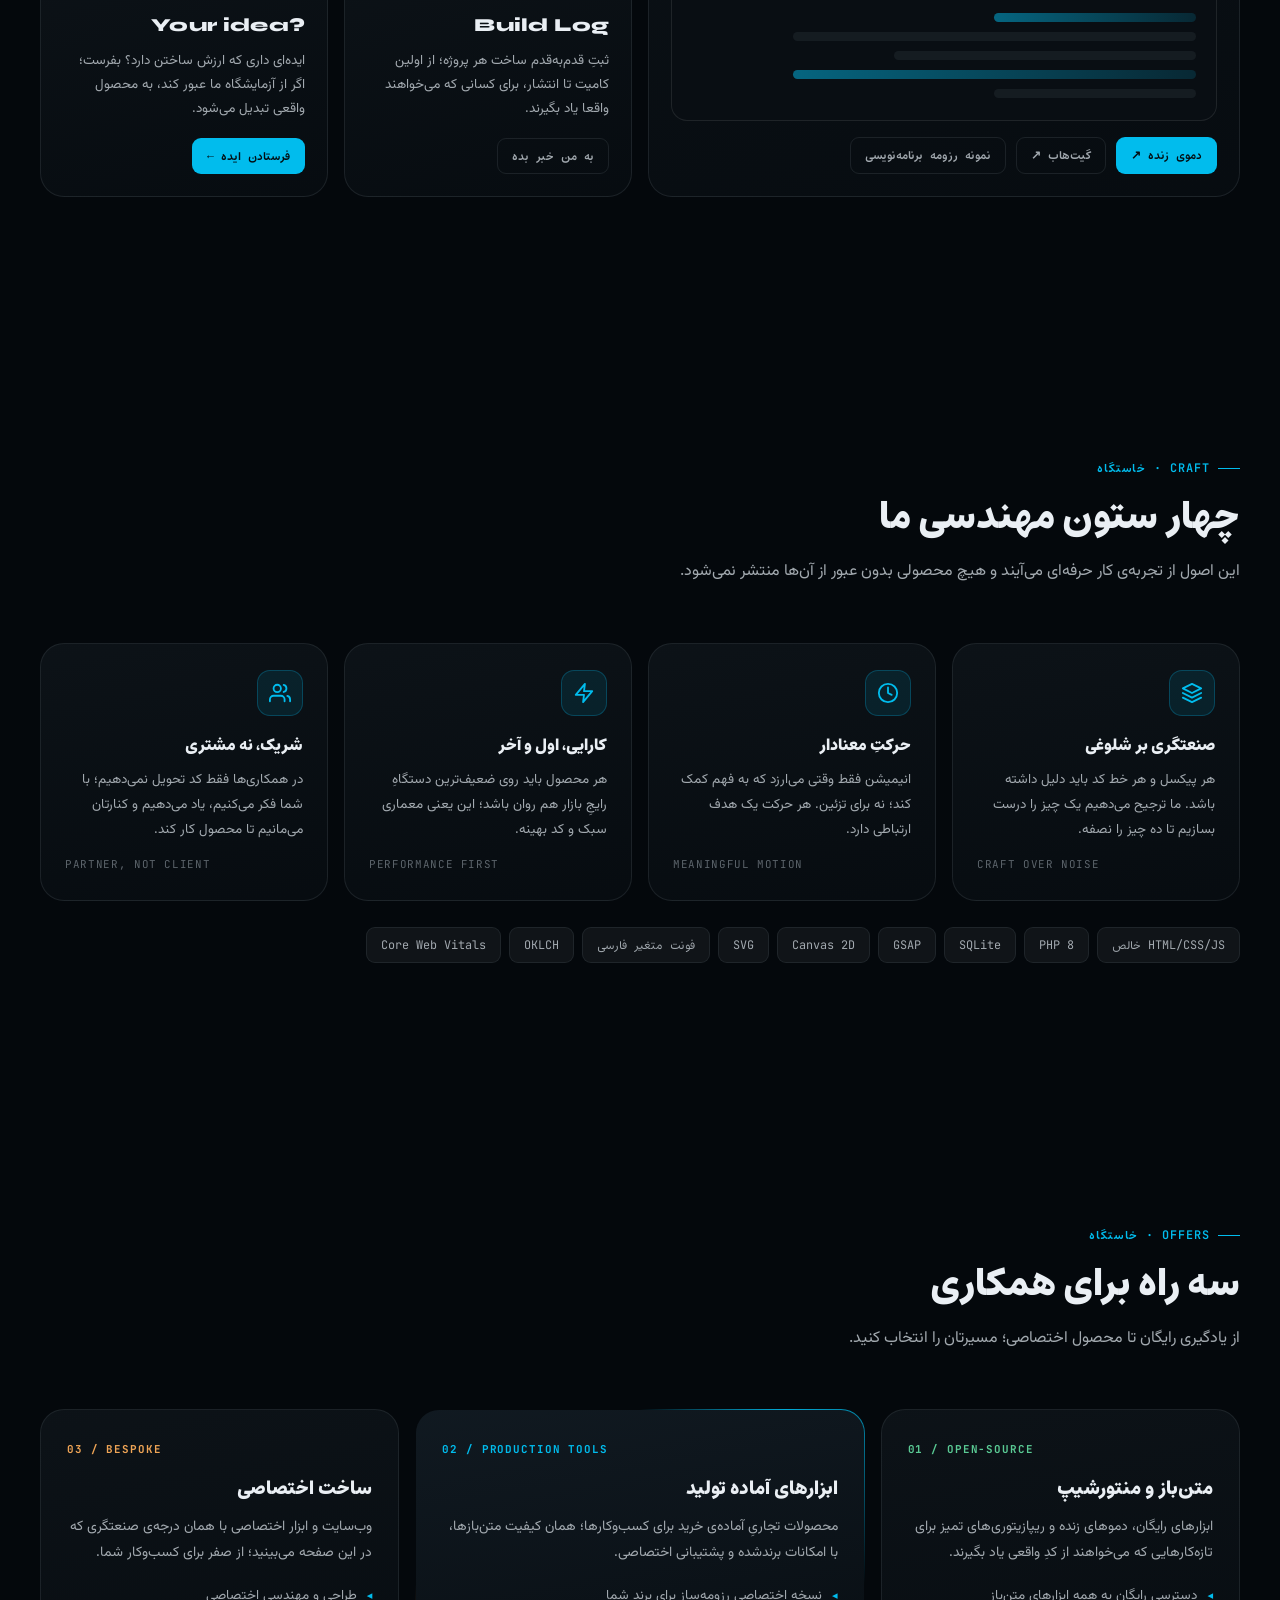
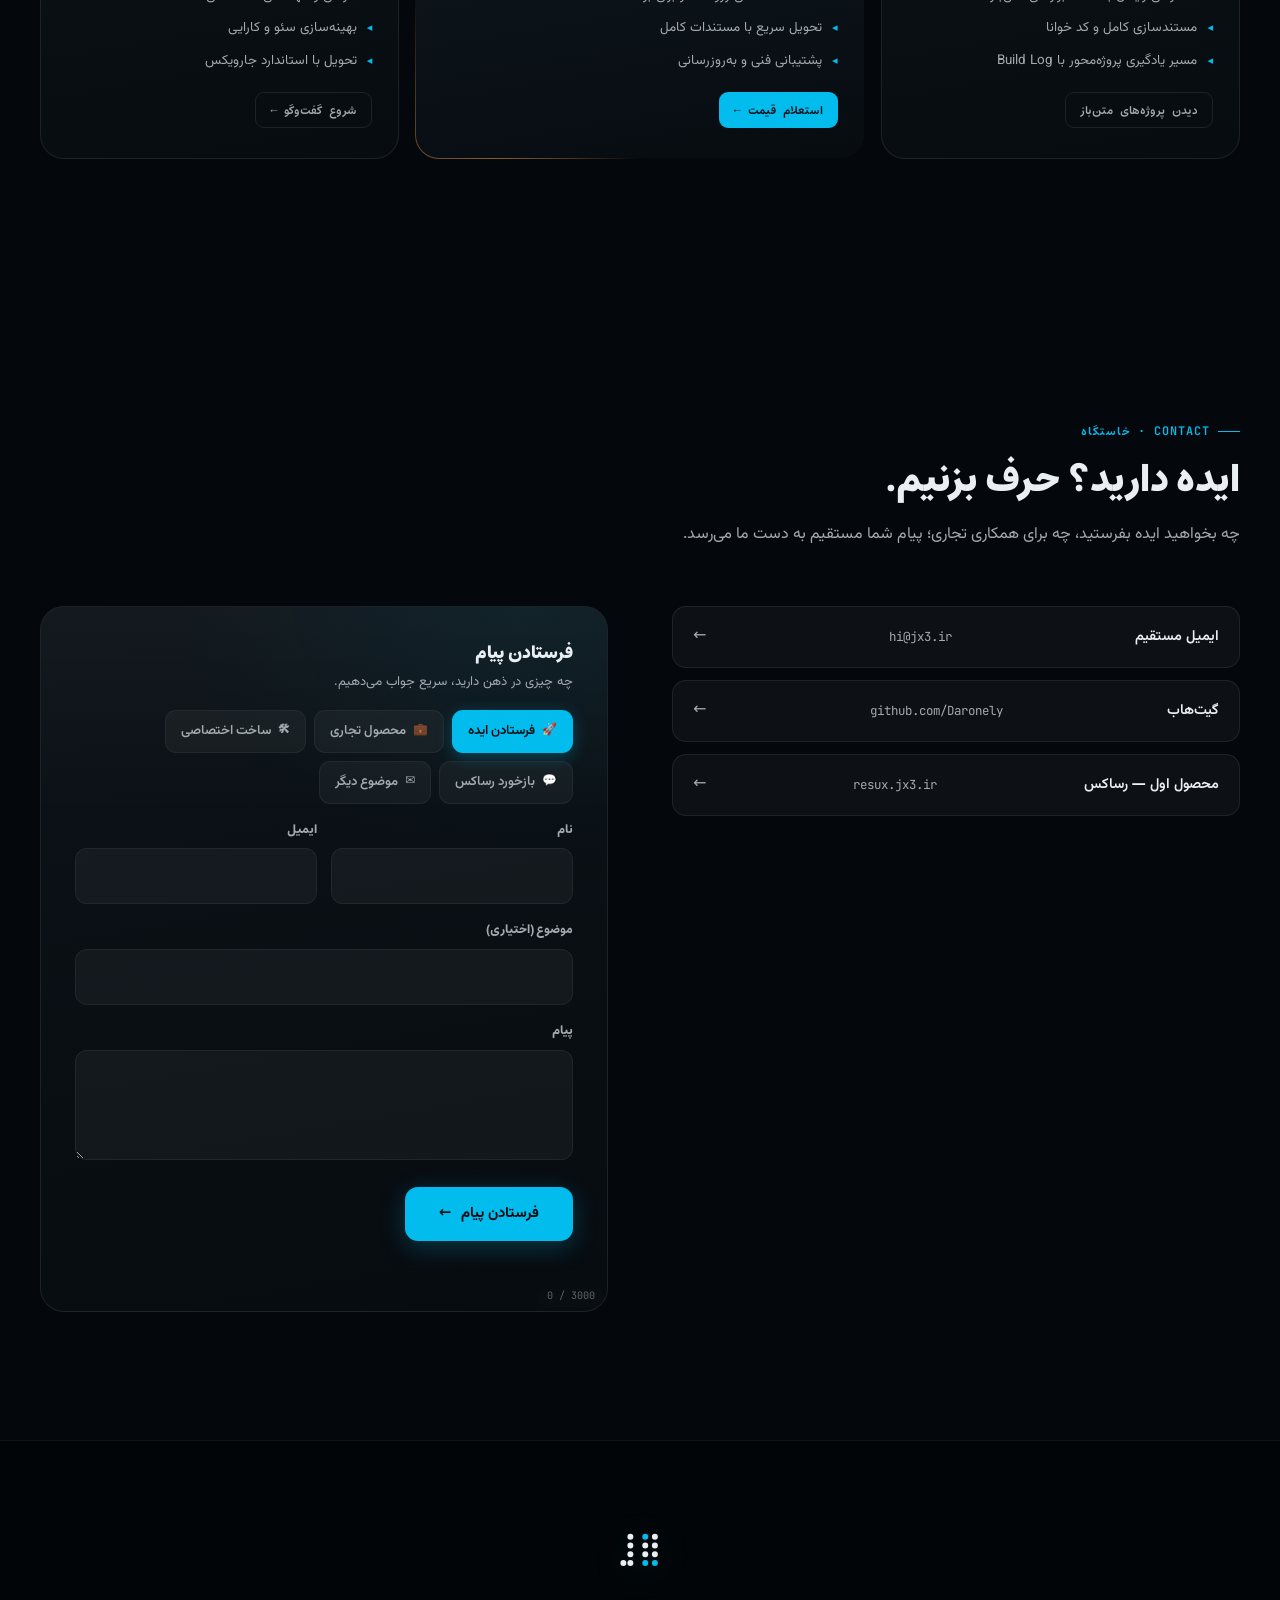
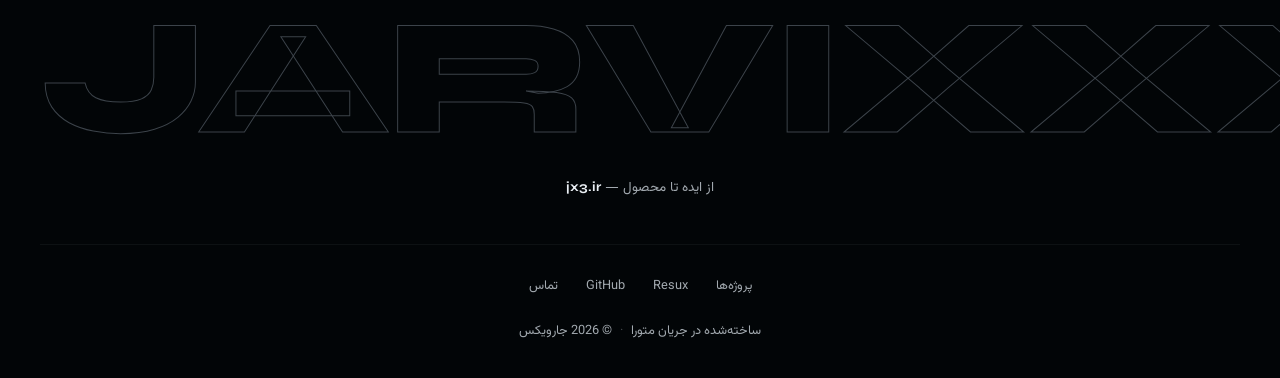
<file: fa.html>
<!DOCTYPE html>
<html lang="fa" dir="rtl" class="no-js">
<head>
<meta charset="UTF-8">
<meta name="viewport" content="width=device-width, initial-scale=1">
<title>جارویکس | آزمایشگاه ساخت محصولات وب — از ایده تا محصول، با استاندارد حرفه‌ای</title>
<meta name="description" content="جارویکس (Jarvixxx) آزمایشگاه ساخت محصولات وب است: ایده‌ها را به ابزارهای متن‌باز و محصولات تجاری واقعی تبدیل می‌کنیم و مسیر یادگیری حرفه‌ای را برای علاقه‌مندان باز می‌گذاریم. اولین محصول: رزومه‌ساز رساکس.">
<meta name="keywords" content="Jarvixxx, جارویکس, jx3, web product lab, open source, resume builder, Resux, رساکس, PHP, SQLite, GSAP">
<meta name="author" content="Jarvixxx">
<meta name="robots" content="index, follow, max-image-preview:large, max-snippet:-1, max-video-preview:-1">
<meta name="theme-color" content="#0b0d12">
<link rel="canonical" href="https://jx3.ir/fa.html">
<link rel="alternate" hreflang="en" href="https://jx3.ir/">
<link rel="alternate" hreflang="x-default" href="https://jx3.ir/">

<!-- Open Graph -->
<meta property="og:type" content="website">
<meta property="og:site_name" content="Jarvixxx">
<meta property="og:locale" content="fa_IR">
<meta property="og:locale:alternate" content="en_US">
<meta property="og:title" content="جارویکس | آزمایشگاه ساخت محصولات وب — از ایده تا محصول، با استاندارد حرفه‌ای">
<meta property="og:description" content="جارویکس (Jarvixxx) آزمایشگاه ساخت محصولات وب است: ایده‌ها را به ابزارهای متن‌باز و محصولات تجاری واقعی تبدیل می‌کنیم و مسیر یادگیری حرفه‌ای را برای علاقه‌مندان باز می‌گذاریم. اولین محصول: رزومه‌ساز رساکس.">
<meta property="og:url" content="https://jx3.ir/fa.html">
<meta property="og:image" content="https://jx3.ir/assets/img/og-cover.png">
<meta property="og:image:width" content="1200">
<meta property="og:image:height" content="630">
<meta property="og:image:alt" content="Jarvixxx — web product lab">

<!-- Twitter -->
<meta name="twitter:card" content="summary_large_image">
<meta name="twitter:title" content="جارویکس | آزمایشگاه ساخت محصولات وب — از ایده تا محصول، با استاندارد حرفه‌ای">
<meta name="twitter:description" content="جارویکس (Jarvixxx) آزمایشگاه ساخت محصولات وب است: ایده‌ها را به ابزارهای متن‌باز و محصولات تجاری واقعی تبدیل می‌کنیم و مسیر یادگیری حرفه‌ای را برای علاقه‌مندان باز می‌گذاریم. اولین محصول: رزومه‌ساز رساکس.">
<meta name="twitter:image" content="https://jx3.ir/assets/img/og-cover.png">

<!-- Icons -->
<link rel="icon" type="image/svg+xml" href="assets/img/favicon.svg">
<link rel="apple-touch-icon" href="assets/img/icon-192.png">
<link rel="manifest" href="manifest.webmanifest">

<!-- Fonts: preload per page script -->
<link rel="preload" href="assets/fonts/Vazirmatn-VF.woff2" as="font" type="font/woff2" crossorigin>
<link rel="preload" href="assets/fonts/Estedad-VF.woff2" as="font" type="font/woff2" crossorigin>
<link rel="preload" href="assets/fonts/Syne-VF.woff2" as="font" type="font/woff2" crossorigin>
<link rel="stylesheet" href="assets/css/main.css">

<script>document.documentElement.classList.remove('no-js');</script>
<script type="application/ld+json">
{
  "@context": "https://schema.org",
  "@graph": [
    {
      "@type": "Organization",
      "@id": "https://jx3.ir/#org",
      "name": "Jarvixxx",
      "alternateName": "جارویکس",
      "url": "https://jx3.ir/",
      "logo": "https://jx3.ir/assets/img/icon-512.png",
      "description": "جارویکس (Jarvixxx) آزمایشگاه ساخت محصولات وب است: ایده‌ها را به ابزارهای متن‌باز و محصولات تجاری واقعی تبدیل می‌کنیم و مسیر یادگیری حرفه‌ای را برای علاقه‌مندان باز می‌گذاریم. اولین محصول: رزومه‌ساز رساکس.",
      "sameAs": [
        "https://github.com/Daronely",
        "https://github.com/Daronely/jarvixxx",
        "https://resux.jx3.ir/",
        "https://metora.ir"
      ]
    },
    {
      "@type": "WebSite",
      "@id": "https://jx3.ir/#website",
      "url": "https://jx3.ir/fa.html",
      "name": "Jarvixxx — جارویکس",
      "inLanguage": "fa-IR",
      "publisher": {
        "@id": "https://jx3.ir/#org"
      }
    },
    {
      "@type": "SoftwareApplication",
      "name": "Resux — Resume Builder",
      "applicationCategory": "BusinessApplication",
      "operatingSystem": "Web",
      "url": "https://resux.jx3.ir/",
      "description": "Free online resume builder (Persian & English) with live preview, vector PDF export and online portfolio",
      "offers": {
        "@type": "Offer",
        "price": "0",
        "priceCurrency": "USD"
      },
      "author": {
        "@id": "https://jx3.ir/#org"
      }
    },
    {
      "@type": "ItemList",
      "@id": "https://jx3.ir/#projects",
      "name": "Jarvixxx projects",
      "itemListElement": [
        {
          "@type": "ListItem",
          "position": 1,
          "url": "https://resux.jx3.ir/",
          "name": "Resux — online resume builder"
        }
      ]
    }
  ]
}
</script>
</head>
<body>

<a class="skip-link" href="#main">پرش به محتوای اصلی</a>

<svg width="0" height="0" style="position:absolute" aria-hidden="true">
  <defs>
    <filter id="lg-refract" color-interpolation-filters="sRGB" x="-10%" y="-10%" width="120%" height="120%">
      <feImage href="data:image/svg+xml,%3Csvg xmlns='http://www.w3.org/2000/svg' width='120' height='60'%3E%3C/svg%3E" result="sdf" preserveAspectRatio="none"/>
      <feDisplacementMap in="SourceGraphic" in2="sdf" scale="12" xChannelSelector="R" yChannelSelector="G"/>
    </filter>
  </defs>
</svg>

<header class="navbar glass-nav" id="navbar">
  <a class="brand" href="#top" aria-label="Jarvixxx — home">
    <span class="mark" aria-hidden="true"><svg viewBox="0 0 64 64"><g fill="oklch(0.95 0.008 245)"><circle cx="21" cy="18" r="3.4"/><circle cx="21" cy="28" r="3.4"/><circle cx="21" cy="38" r="3.4"/><circle cx="21" cy="48" r="3.4"/><circle cx="13" cy="48" r="3.4"/></g><g><circle cx="38" cy="18" r="3.4" fill="oklch(0.74 0.14 225)"/><circle cx="38" cy="28" r="3.4" fill="oklch(0.95 0.008 245)"/><circle cx="38" cy="38" r="3.4" fill="oklch(0.95 0.008 245)"/><circle cx="38" cy="48" r="3.4" fill="oklch(0.74 0.14 225)"/><circle cx="49" cy="18" r="3.4" fill="oklch(0.95 0.008 245)"/><circle cx="49" cy="28" r="3.4" fill="oklch(0.95 0.008 245)"/><circle cx="49" cy="38" r="3.4" fill="oklch(0.95 0.008 245)"/><circle cx="49" cy="48" r="3.4" fill="oklch(0.74 0.14 225)"/></g></svg></span>
    <bdi dir="ltr" data-scramble-hover>JARVIXXX</bdi>
  </a>
  <nav class="nav-links" aria-label="ناوبری اصلی">
    <a href="#ecosystem">مسیر ما</a>
    <a href="#projects">پروژه‌ها</a>
    <a href="#craft">استاندارد</a>
    <a href="#offers">همکاری</a>
    <a href="#contact">تماس</a>
    <a class="lang-toggle" href="/" hreflang="en" rel="alternate">EN</a>
    <a class="nav-cta magnetic" href="#projects" data-mag>پروژه‌ها را ببین</a>
  </nav>
</header>

<main id="main">

<section class="hero" id="top">
  <div class="hero-bg" aria-hidden="true"></div>
  <div class="hero-grid-lines" aria-hidden="true"></div>

  <a class="lineage-pill" href="https://metora.ir" target="_blank" rel="noopener">
    <span class="dot" aria-hidden="true"></span>
    از دل تجربه‌های واقعی وب، در جریان متورا
  </a>

  <h1>جارویکس — آزمایشگاه ساخت محصولات وب؛ ایده را می‌گیریم و محصول تحویل می‌دهیم</h1>
  <canvas id="heroCanvas" aria-hidden="true"></canvas>

  <p class="hero-tagline reveal">ایده را می‌گیریم، <span class="accent">محصول واقعی</span> تحویل می‌دهیم.</p>
  <p class="hero-sub reveal">جارویکس آزمایشگاهی است که هر ایده را با استانداردهای مهندسی وبِ امروزی به محصول تبدیل می‌کند؛ یک مسیر برای ابزارهای متن‌باز و تازه‌کارها، یک مسیر برای محصولات تجاری آماده.</p>

  <div class="hero-ctas">
    <a class="btn-primary-mag magnetic" href="#projects" data-mag>کاوش در پروژه‌ها</a>
    <a class="btn-glass-mag magnetic" href="#offers" data-mag>همکاری با ما <span class="arr">←</span></a>
  </div>

  <div class="hero-stats" role="list" aria-label="آمار جارویکس">
    <div class="stat" role="listitem">
      <div class="num" data-count="4" aria-label="4">0</div>
      <div class="lbl">پروژه در خط تولید</div>
    </div>
    <div class="stat" role="listitem">
      <div class="num" data-count="2" aria-label="2">0</div>
      <div class="lbl">مسیر انتشار؛ متن‌باز و تجاری</div>
    </div>
    <div class="stat" role="listitem">
      <div class="num" data-count="100" data-suffix="%" aria-label="100%">0</div>
      <div class="lbl">بدون واترمارک و قالب آماده</div>
    </div>
  </div>

  <div class="scroll-hint" aria-hidden="true">
    <div class="wheel"></div>
    اسکرول کنید
  </div>
</section>

<section id="ecosystem">
  <div class="wrap">
    <div class="sec-head reveal">
      <span class="sec-kicker"><span data-scramble-hover>ORIGIN</span> · خاستگاه</span>
      <h2 class="sec-title">خط تولید سه‌مرحله‌ای</h2>
      <p class="sec-lead">هر محصول جارویکس یک مسیر روشن دارد: ساخت و تست در متورا، دیدن تقاضا در گیت‌هاب، و عرضه نهایی به‌عنوان محصول جارویکس.</p>
    </div>
    <div class="eco-wrap">
    <div class="eco-row">
      <a class="eco-node glass metora" href="https://metora.ir" target="_blank" rel="noopener">
        <span class="n-step" aria-hidden="true">01</span>
        <div class="n-role">STAGE 1 · تست و ساخت</div>
        <div class="n-name"><svg width="19" height="19" viewBox="0 0 24 24" fill="none" stroke="currentColor" stroke-width="2" stroke-linecap="round" stroke-linejoin="round"><path d="M21 16V8a2 2 0 0 0-1-1.73l-7-4a2 2 0 0 0-2 0l-7 4A2 2 0 0 0 3 8v8a2 2 0 0 0 1 1.73l7 4a2 2 0 0 0 2 0l7-4A2 2 0 0 0 21 16z"/><polyline points="3.27 6.96 12 12.01 20.73 6.96"/><line x1="12" y1="22.08" x2="12" y2="12"/></svg><bdi dir="ltr" data-scramble-hover>Metora</bdi></div>
        <p class="n-desc">آژانس دیجیتال مستقل از 2017 — زمین اثبات ما. هر ایده اول اینجا نمونه‌سازی و زیر فشار قرار می‌گیرد.</p>
        <ul class="n-steps"><li>ساخت نمونه‌ی اولیه</li><li>تست سخت‌گیرانه در استفاده واقعی</li><li>فقط نجات‌یافته‌ها می‌مانند</li></ul>
      </a>
      <div class="eco-beam" aria-hidden="true">
        <svg viewBox="0 0 110 64">
          <path class="beam-path" d="M4 32 C 40 6, 70 6, 106 32" stroke="oklch(0.5 0.015 245)"/>
          <path class="beam-path beam-glow" d="M4 32 C 40 6, 70 6, 106 32" stroke="oklch(0.74 0.14 225)"/>
          <path class="pulse" d="M4 32 C 40 6, 70 6, 106 32" stroke="oklch(0.74 0.14 225)">
            <animate attributeName="stroke-dashoffset" from="144" to="0" dur="2.4s" repeatCount="indefinite"/>
          </path>
        </svg>
      </div>
      <a class="eco-node glass netro" href="https://github.com/Daronely" target="_blank" rel="noopener">
        <span class="n-step" aria-hidden="true">02</span>
        <div class="n-role">STAGE 2 · دیدن تقاضا</div>
        <div class="n-name"><svg viewBox="0 0 16 16" fill="currentColor"><path d="M8 0C3.58 0 0 3.58 0 8c0 3.54 2.29 6.53 5.47 7.59.4.07.55-.17.55-.38 0-.19-.01-.82-.01-1.49-2.01.37-2.53-.49-2.69-.94-.09-.23-.48-.94-.82-1.13-.28-.15-.68-.52-.01-.53.63-.01 1.08.58 1.23.82.72 1.21 1.87.87 2.33.66.07-.52.28-.87.51-1.07-1.78-.2-3.64-.89-3.64-3.95 0-.87.31-1.59.82-2.15-.08-.2-.36-1.02.08-2.12 0 0 .67-.21 2.2.82.64-.18 1.32-.27 2-.27s1.36.09 2 .27c1.53-1.04 2.2-.82 2.2-.82.44 1.1.16 1.92.08 2.12.51.56.82 1.27.82 2.15 0 3.07-1.87 3.75-3.65 3.95.29.25.54.73.54 1.48 0 1.07-.01 1.93-.01 2.2 0 .21.15.46.55.38A8.01 8.01 0 0 0 16 8c0-4.42-3.58-8-8-8z"/></svg><bdi dir="ltr" data-scramble-hover>GitHub</bdi></div>
        <p class="n-desc">انتشار متن‌باز. استارها، ایزیوها و بازخوردهای واقعی نشان می‌دهند کدام ایده ارزش رشد دارد.</p>
        <ul class="n-steps"><li>انتشار سورس‌کد</li><li>اندازه‌گیری تقاضای واقعی</li><li>گوش دادن به جامعه</li></ul>
      </a>
      <div class="eco-beam" aria-hidden="true">
        <svg viewBox="0 0 110 64">
          <path class="beam-path" d="M4 32 C 40 6, 70 6, 106 32" stroke="oklch(0.5 0.015 245)"/>
          <path class="beam-path beam-glow" d="M4 32 C 40 6, 70 6, 106 32" stroke="oklch(0.78 0.13 65)"/>
          <path class="pulse" d="M4 32 C 40 6, 70 6, 106 32" stroke="oklch(0.78 0.13 65)">
            <animate attributeName="stroke-dashoffset" from="144" to="0" dur="2.4s" begin="1.2s" repeatCount="indefinite"/>
          </path>
        </svg>
      </div>
      <a class="eco-node glass jarvi glass-flagship" href="#projects">
        <span class="n-step" aria-hidden="true">03</span>
        <div class="n-role">STAGE 3 · عرضه نهایی</div>
        <div class="n-name"><svg width="19" height="19" viewBox="0 0 64 64">ll="oklch(0.95 0.008 245)"><circle cx="21" cy="18" r="3.4"/><circle cx="21" cy="28" r="3.4"/><circle cx="21" cy="38" r="3.4"/><circle cx="21" cy="48" r="3.4"/><circle cx="13" cy="48" r="3.4"/></g><g><circle cx="38" cy="18" r="3.4" fill="oklch(0.74 0.14 225)"/><circle cx="38" cy="28" r="3.4" fill="oklch(0.95 0.008 245)"/><circle cx="38" cy="38" r="3.4" fill="oklch(0.95 0.008 245)"/><circle cx="38" cy="48" r="3.4" fill="oklch(0.74 0.14 225)"/><circle cx="49" cy="18" r="3.4" fill="oklch(0.95 0.008 245)"/><circle cx="49" cy="28" r="3.4" fill="oklch(0.95 0.008 245)"/><circle cx="49" cy="38" r="3.4" fill="oklch(0.95 0.008 245)"/><circle cx="49" cy="48" r="3.4" fill="oklch(0.74 0.14 225)"/></g></svg><bdi dir="ltr" data-scramble-hover>Jarvixxx</bdi></div>
        <p class="n-desc">تولید نهایی. آنچه از تست عبور کرد و تقاضا اثبات شد، به محصول واقعی و پشتیبانی‌شده تبدیل می‌شود.</p>
        <ul class="n-steps"><li>پرداخت و انتشار</li><li>پشتیبانی کاربران واقعی</li><li>زنده روی هاب — jx3.ir</li></ul>
      </a>
    </div></div>
  </div>
</section>

<section class="manifesto" id="manifesto">
  <div class="wrap">
    <div class="sec-head reveal" style="margin-inline:auto;text-align:center">
      <span class="sec-kicker" style="justify-content:center"><span data-scramble-hover>MANIFESTO</span> · خاستگاه</span>
    </div>
    <p class="manifesto-text" id="manifestoText" lang="fa"><span class="w">ما</span> <span class="w">باور</span> <span class="w">داریم</span> <span class="w">وبِ</span> <span class="w">خوب</span> <span class="w">از</span> <span class="w">کپی‌کاری</span> <span class="w">نمی‌آید؛</span> <span class="w">از</span> <span class="w">ساختن</span> <span class="w">می‌آید.</span> <span class="w">جارویکس</span> <span class="w">همان</span> <span class="w">جایی</span> <span class="w">است</span> <span class="w">که</span> <span class="w">ایده‌های</span> <span class="w">تازه</span> <span class="w">با</span> <span class="w">مهندسیِ</span> <span class="w">تمیز</span> <span class="w">به</span> <span class="w">ابزارهایی</span> <span class="w">تبدیل</span> <span class="w">می‌شوند</span> <span class="w">که</span> <span class="w">هم</span> <span class="w">تازه‌کارها</span> <span class="w">با</span> <span class="w">آن‌ها</span> <span class="w">یاد</span> <span class="w">می‌گیرند</span> <span class="w">و</span> <span class="w">هم</span> <span class="w">کسب‌وکارها</span> <span class="w">به</span> <span class="w">آن‌ها</span> <span class="w">تکیه</span> <span class="w">می‌کنند.</span> <span class="w">هر</span> <span class="w">محصول،</span> <span class="w">پیش</span> <span class="w">از</span> <span class="w">رسیدن</span> <span class="w">به</span> <span class="w">دست</span> <span class="w">شما،</span> <span class="w">آزمونِ</span> <span class="w">واقعیِ</span> <span class="w">کاربر</span> <span class="w">را</span> <span class="w">پس</span> <span class="w">داده</span> <span class="w">است.</span></p>
  </div>
</section>

<section id="projects">
  <div class="wrap">
    <div class="sec-head reveal">
      <span class="sec-kicker"><span data-scramble-hover>SHOWCASE</span> · خاستگاه</span>
      <h2 class="sec-title">دو مسیر، یک استاندارد</h2>
      <p class="sec-lead">هر پروژه در یکی از دو مسیر منتشر می‌شود: متن‌باز و رایگان برای جامعه، یا تجاریِ آماده برای کسب‌وکار. در هر دو، کیفیت یکسان است.</p>
    </div>

    <div class="filter-tabs" role="tablist" aria-label="فیلتر پروژه‌ها" id="filterTabs">
      <div id="tabIndicator" aria-hidden="true"></div>
      <button class="filter-tab" role="tab" aria-selected="true" data-filter="all">همه <span class="badge-mini">4</span></button>
      <button class="filter-tab" role="tab" aria-selected="false" data-filter="oss">متن‌باز <span class="badge-mini">2</span></button>
      <button class="filter-tab" role="tab" aria-selected="false" data-filter="pro">تجاری <span class="badge-mini">2</span></button>
    </div>
    <p class="no-js-note">برای فیلترکردن پروژه‌ها جاوااسکریپت لازم است؛ همه پروژه‌ها در ادامه فهرست شده‌اند.</p>

    <div class="bento" id="bento">
      <article class="b-card b-flagship glass-flagship" data-track="oss" data-name="resux">
        <span class="b-track oss">OPEN-SOURCE · متن‌باز</span>
        <div class="b-name"><bdi dir="ltr" data-scramble-hover>Resux</bdi> <span class="b-fa">رزومه‌ساز رساکس</span></div>
        <p class="b-desc">رزومه‌ساز آنلاین فارسی و انگلیسی با پیش‌نمایش زنده، چهار قالب استاندارد و خروجی PDF برداری زیر 100 کیلوبایت. بدون ثبت‌نام، بدون واترمارک؛ به‌همراه پورتفولیوی آنلاین با لینک کوتاه. ساخته‌شده با PHP، SQLite و جاوااسکریپت خالص.</p>
        <div class="flagship-visual" aria-hidden="true">
          <div class="fv-bar"><i></i><i></i><i></i><span dir="ltr">resux.jx3.ir/editor</span></div>
          <div class="fv-body">
            <div class="fv-line hi w40"></div>
            <div class="fv-line w80"></div>
            <div class="fv-line w60"></div>
            <div class="fv-line hi w80"></div>
            <div class="fv-line w40"></div>
          </div>
        </div>
        <div class="b-links"><a class="b-link primary" href="https://resux.jx3.ir/" target="_blank" rel="noopener">دموی زنده ↗</a><a class="b-link" href="https://github.com/Daronely/resux" target="_blank" rel="noopener">گیت‌هاب ↗</a><a class="b-link" href="https://resux.jx3.ir/resume/developer.html" target="_blank" rel="noopener">نمونه رزومه برنامه‌نویسی</a></div>
      </article>

      <article class="b-card b-p2" data-track="oss" data-name="toolkit">
        <span class="b-track wip">IN LAB · در آزمایشگاه</span>
        <div class="b-name"><bdi dir="ltr" data-scramble-hover>DevToolkit</bdi></div>
        <p class="b-desc">مجموعه ابزارهای رایگان توسعه‌دهندگان: مبدل فرمت، تولیدکننده متادیتا و ابزارهای دقیق RTL. در آزمایشگاه ما.</p>
        <div class="b-links"><a class="b-link" href="#contact" data-notify>به من خبر بده</a></div>
      </article>
      <article class="b-card b-p3" data-track="pro" data-name="studio">
        <span class="b-track pro">COMMERCIAL · تجاری</span>
        <div class="b-name"><bdi dir="ltr" data-scramble-hover>Studio Pack</bdi></div>
        <p class="b-desc">بسته‌های آماده تولید برای کسب‌وکارها: رزومه‌ساز برندشده، صفحات فرود اختصاصی و ابزارهای سفارشی.</p>
        <div class="b-links"><a class="b-link" href="#offers">استعلام قیمت</a></div>
      </article>
      <article class="b-card b-p4" data-track="oss" data-name="learn">
        <span class="b-track wip">MENTORSHIP · یادگیری</span>
        <div class="b-name"><bdi dir="ltr" data-scramble-hover>Build Log</bdi></div>
        <p class="b-desc">ثبتِ قدم‌به‌قدم ساخت هر پروژه؛ از اولین کامیت تا انتشار، برای کسانی که می‌خواهند واقعا یاد بگیرند.</p>
        <div class="b-links"><a class="b-link" href="#contact" data-notify>به من خبر بده</a></div>
      </article>
      <article class="b-card b-p5" data-track="pro" data-name="idea">
        <span class="b-track oss">NEXT · ایده بعدی</span>
        <div class="b-name"><bdi dir="ltr" data-scramble-hover>Your idea?</bdi></div>
        <p class="b-desc">ایده‌ای داری که ارزش ساختن دارد؟ بفرست؛ اگر از آزمایشگاه ما عبور کند، به محصول واقعی تبدیل می‌شود.</p>
        <div class="b-links"><a class="b-link primary" href="#contact">فرستادن ایده ←</a></div>
      </article>
    </div>
  </div>
</section>

<section id="craft">
  <div class="wrap">
    <div class="sec-head reveal">
      <span class="sec-kicker"><span data-scramble-hover>CRAFT</span> · خاستگاه</span>
      <h2 class="sec-title">چهار ستون مهندسی ما</h2>
      <p class="sec-lead">این اصول از تجربه‌ی کار حرفه‌ای می‌آیند و هیچ محصولی بدون عبور از آن‌ها منتشر نمی‌شود.</p>
    </div>
    <div class="craft-grid">
      <div class="craft-card reveal">
        <div class="c-ico" aria-hidden="true"><svg width="22" height="22" viewBox="0 0 24 24" fill="none" stroke="currentColor" stroke-width="2" stroke-linecap="round" stroke-linejoin="round"><path d="M12 2L2 7l10 5 10-5-10-5z"/><path d="M2 17l10 5 10-5"/><path d="M2 12l10 5 10-5"/></svg></div>
        <h3>صنعتگری بر شلوغی</h3>
        <p>هر پیکسل و هر خط کد باید دلیل داشته باشد. ما ترجیح می‌دهیم یک چیز را درست بسازیم تا ده چیز را نصفه.</p>
        <span class="c-en" dir="ltr">CRAFT OVER NOISE</span>
      </div>
      <div class="craft-card reveal">
        <div class="c-ico" aria-hidden="true"><svg width="22" height="22" viewBox="0 0 24 24" fill="none" stroke="currentColor" stroke-width="2" stroke-linecap="round" stroke-linejoin="round"><circle cx="12" cy="12" r="10"/><path d="M12 6v6l4 2"/></svg></div>
        <h3>حرکتِ معنادار</h3>
        <p>انیمیشن فقط وقتی می‌ارزد که به فهم کمک کند؛ نه برای تزئین. هر حرکت یک هدف ارتباطی دارد.</p>
        <span class="c-en" dir="ltr">MEANINGFUL MOTION</span>
      </div>
      <div class="craft-card reveal">
        <div class="c-ico" aria-hidden="true"><svg width="22" height="22" viewBox="0 0 24 24" fill="none" stroke="currentColor" stroke-width="2" stroke-linecap="round" stroke-linejoin="round"><path d="M13 2L3 14h9l-1 8 10-12h-9l1-8z"/></svg></div>
        <h3>کارایی، اول و آخر</h3>
        <p>هر محصول باید روی ضعیف‌ترین دستگاهِ رایجِ بازار هم روان باشد؛ این یعنی معماری سبک و کد بهینه.</p>
        <span class="c-en" dir="ltr">PERFORMANCE FIRST</span>
      </div>
      <div class="craft-card reveal">
        <div class="c-ico" aria-hidden="true"><svg width="22" height="22" viewBox="0 0 24 24" fill="none" stroke="currentColor" stroke-width="2" stroke-linecap="round" stroke-linejoin="round"><path d="M17 21v-2a4 4 0 0 0-4-4H5a4 4 0 0 0-4 4v2"/><circle cx="9" cy="7" r="4"/><path d="M23 21v-2a4 4 0 0 0-3-3.87"/><path d="M16 3.13a4 4 0 0 1 0 7.75"/></svg></div>
        <h3>شریک، نه مشتری</h3>
        <p>در همکاری‌ها فقط کد تحویل نمی‌دهیم؛ با شما فکر می‌کنیم، یاد می‌دهیم و کنارتان می‌مانیم تا محصول کار کند.</p>
        <span class="c-en" dir="ltr">PARTNER, NOT CLIENT</span>
      </div></div>
    <div class="stack-row reveal" aria-label="tech stack"><span class="stack-chip">HTML/CSS/JS خالص</span><span class="stack-chip">PHP 8</span><span class="stack-chip">SQLite</span><span class="stack-chip">GSAP</span><span class="stack-chip">Canvas 2D</span><span class="stack-chip">SVG</span><span class="stack-chip">فونت متغیر فارسی</span><span class="stack-chip">OKLCH</span><span class="stack-chip">Core Web Vitals</span></div>
  </div>
</section>

<section id="offers">
  <div class="wrap">
    <div class="sec-head reveal">
      <span class="sec-kicker"><span data-scramble-hover>OFFERS</span> · خاستگاه</span>
      <h2 class="sec-title">سه راه برای همکاری</h2>
      <p class="sec-lead">از یادگیری رایگان تا محصول اختصاصی؛ مسیرتان را انتخاب کنید.</p>
    </div>
    <div class="offers">
      <div class="offer-card reveal">
        <div class="o-tag" style="color: var(--signal-oss)" dir="ltr">01 / OPEN-SOURCE</div>
        <h3>متن‌باز و منتورشیپ</h3>
        <p class="o-desc">ابزارهای رایگان، دموهای زنده و ریپازیتوری‌های تمیز برای تازه‌کارهایی که می‌خواهند از کدِ واقعی یاد بگیرند.</p>
        <ul><li>دسترسی رایگان به همه ابزارهای متن‌باز</li><li>مستندسازی کامل و کد خوانا</li><li>مسیر یادگیری پروژه‌محور با Build Log</li></ul>
        <div class="b-links" style="margin-top:20px">
          <a class="b-link" href="#projects">دیدن پروژه‌های متن‌باز</a>
        </div>
      </div>
      <div class="offer-card offer-featured reveal">
        <div class="inner">
          <div class="o-tag" style="color: var(--accent-primary)" dir="ltr">02 / PRODUCTION TOOLS</div>
          <h3>ابزارهای آماده تولید</h3>
          <p class="o-desc">محصولات تجاریِ آماده‌ی خرید برای کسب‌وکارها؛ همان کیفیت متن‌بازها، با امکانات برندشده و پشتیبانی اختصاصی.</p>
          <ul><li>نسخه اختصاصی رزومه‌ساز برای برند شما</li><li>تحویل سریع با مستندات کامل</li><li>پشتیبانی فنی و به‌روزرسانی</li></ul>
          <div class="b-links" style="margin-top:20px">
            <a class="b-link primary" href="#contact">استعلام قیمت ←</a>
          </div>
        </div>
      </div>
      <div class="offer-card reveal">
        <div class="o-tag" style="color: var(--signal-pro)" dir="ltr">03 / BESPOKE</div>
        <h3>ساخت اختصاصی</h3>
        <p class="o-desc">وب‌سایت و ابزار اختصاصی با همان درجه‌ی صنعتگری که در این صفحه می‌بینید؛ از صفر برای کسب‌وکار شما.</p>
        <ul><li>طراحی و مهندسی اختصاصی</li><li>بهینه‌سازی سئو و کارایی</li><li>تحویل با استاندارد جارویکس</li></ul>
        <div class="b-links" style="margin-top:20px">
          <a class="b-link" href="#contact">شروع گفت‌وگو ←</a>
        </div>
      </div></div>
  </div>
</section>

<section id="contact">
  <div class="wrap">
    <div class="sec-head reveal">
      <span class="sec-kicker"><span data-scramble-hover>CONTACT</span> · خاستگاه</span>
      <h2 class="sec-title">ایده دارید؟ حرف بزنیم.</h2>
      <p class="sec-lead">چه بخواهید ایده بفرستید، چه برای همکاری تجاری؛ پیام شما مستقیم به دست ما می‌رسد.</p>
    </div>

    <div class="contact-grid">
      <div class="direct-links reveal">
        <a class="d-link" href="mailto:hi@jx3.ir">
          <span class="dl-label">ایمیل مستقیم</span>
          <span class="dl-handle" data-scramble>hi@jx3.ir</span>
          <span class="dl-arrow" aria-hidden="true">←</span>
        </a>
        <a class="d-link" href="https://github.com/Daronely" target="_blank" rel="noopener">
          <span class="dl-label">گیت‌هاب</span>
          <span class="dl-handle" data-scramble>github.com/Daronely</span>
          <span class="dl-arrow" aria-hidden="true">←</span>
        </a>
        <a class="d-link" href="https://resux.jx3.ir/" target="_blank" rel="noopener">
          <span class="dl-label">محصول اول — رساکس</span>
          <span class="dl-handle" data-scramble>resux.jx3.ir</span>
          <span class="dl-arrow" aria-hidden="true">←</span>
        </a></div>

      <form class="contact-form reveal" id="contactForm" novalidate>
        <div class="cf-head">
          <div class="cf-title">فرستادن پیام</div>
          <div class="cf-sub">چه چیزی در ذهن دارید، سریع جواب می‌دهیم.</div>
        </div>
        <div class="f-chips" role="group" aria-label="موضوع پیام"><button type="button" class="f-chip" data-topic="idea" aria-pressed="true"><span class="chip-ico" aria-hidden="true">🚀</span>فرستادن ایده</button><button type="button" class="f-chip" data-topic="commercial" aria-pressed="false"><span class="chip-ico" aria-hidden="true">💼</span>محصول تجاری</button><button type="button" class="f-chip" data-topic="bespoke" aria-pressed="false"><span class="chip-ico" aria-hidden="true">🛠</span>ساخت اختصاصی</button><button type="button" class="f-chip" data-topic="feedback" aria-pressed="false"><span class="chip-ico" aria-hidden="true">💬</span>بازخورد رساکس</button><button type="button" class="f-chip" data-topic="other" aria-pressed="false"><span class="chip-ico" aria-hidden="true">✉️</span>موضوع دیگر</button></div>
        <div class="f-row">
          <div class="f-field">
            <label for="cfName">نام</label>
            <input type="text" id="cfName" name="name" required autocomplete="name" maxlength="80">
            <span class="f-err">نام را وارد کنید.</span>
          </div>
          <div class="f-field">
            <label for="cfEmail">ایمیل</label>
            <input type="email" id="cfEmail" name="email" required autocomplete="email" maxlength="120" dir="ltr" style="text-align:start">
            <span class="f-err">ایمیل معتبر وارد کنید.</span>
          </div>
        </div>
        <div class="f-field">
          <label for="cfSubject">موضوع (اختیاری)</label>
          <input type="text" id="cfSubject" name="subject" maxlength="120">
        </div>
        <div class="f-field">
          <label for="cfMsg">پیام</label>
          <textarea id="cfMsg" name="message" required minlength="10" maxlength="3000"></textarea>
          <span class="f-counter" id="fCounter" aria-hidden="true">0 / 3000</span>
          <span class="f-err">پیام باید حداقل 10 حرف باشد.</span>
        </div>
        <div class="hp-field" aria-hidden="true">
          <label for="cfHp">Leave this field empty</label>
          <input type="text" id="cfHp" name="website" tabindex="-1" autocomplete="off">
        </div>
        <button type="submit" class="btn-submit magnetic" id="submitBtn" data-mag>
          <span class="spinner" aria-hidden="true"></span>
          <span id="submitLabel">فرستادن پیام</span>
          <span aria-hidden="true">←</span>
        </button>
        <p class="form-status" id="formStatus" role="status" aria-live="polite"></p>
      </form>
    </div>
  </div>
</section>

</main>

<footer class="site-footer">
  <div class="wrap">
    <div class="footer-mark" aria-hidden="true"><svg viewBox="0 0 64 64"><g fill="oklch(0.95 0.008 245)"><circle cx="21" cy="18" r="3.4"/><circle cx="21" cy="28" r="3.4"/><circle cx="21" cy="38" r="3.4"/><circle cx="21" cy="48" r="3.4"/><circle cx="13" cy="48" r="3.4"/></g><g><circle cx="38" cy="18" r="3.4" fill="oklch(0.74 0.14 225)"/><circle cx="38" cy="28" r="3.4" fill="oklch(0.95 0.008 245)"/><circle cx="38" cy="38" r="3.4" fill="oklch(0.95 0.008 245)"/><circle cx="38" cy="48" r="3.4" fill="oklch(0.74 0.14 225)"/><circle cx="49" cy="18" r="3.4" fill="oklch(0.95 0.008 245)"/><circle cx="49" cy="28" r="3.4" fill="oklch(0.95 0.008 245)"/><circle cx="49" cy="38" r="3.4" fill="oklch(0.95 0.008 245)"/><circle cx="49" cy="48" r="3.4" fill="oklch(0.74 0.14 225)"/></g></svg></div>
    <div class="footer-type" aria-hidden="true" dir="ltr" data-scramble-hover>JARVIXXX</div>
    <p class="footer-tag">از ایده تا محصول — <bdi dir="ltr">jx3.ir</bdi></p>
    <div class="footer-meta">
      <nav aria-label="footer">
        <a href="#projects">پروژه‌ها</a>
        <a href="https://resux.jx3.ir/" target="_blank" rel="noopener">Resux</a>
        <a href="https://github.com/Daronely" target="_blank" rel="noopener">GitHub</a>
        <a href="#contact">تماس</a>
      </nav>
      <div class="f-copy">
        <span>ساخته‌شده در جریان متورا</span>
        <span class="f-dot" aria-hidden="true">·</span>
        <span>© 2026 جارویکس</span>
      </div>
    </div>
  </div>
</footer>

<script src="assets/js/gsap.min.js"></script>
<script src="assets/js/ScrollTrigger.min.js"></script>
<script src="assets/js/SplitText.min.js"></script>
<script src="assets/js/ScrambleTextPlugin.min.js"></script>
<script src="assets/js/lenis.min.js"></script>
<script src="assets/js/main.js"></script>
<script>window.JX_I18N = {"sending": "در حال ارسال…", "submit": "فرستادن پیام", "ok": "پیام رسید! خیلی زود جواب می‌دهیم.", "errNet": "اتصال برقرار نشد؛ اینترنت را بررسی کنید.", "errSend": "ارسال نشد؛ دوباره تلاش کنید یا ایمیل بزنید.", "errRate": "چند پیام پشت‌سرهم فرستادید؛ کمی بعد دوباره تلاش کنید.", "notifyDone": "ثبت شد ✓ — برای اطلاع، ایمیل‌تان را در فرم تماس بگذارید"};</script>
</body>
</html>
</file>
<file: assets/css/main.css>
/* ════════════════════════════════════════════════════════════════
   Jarvixxx — Obsidian Liquid-Glass Engineering Lab
   Locked OKLCH system · EN-primary / FA alternate · Anti-slop contract
   ════════════════════════════════════════════════════════════════ */

/* ---------- Font faces: per-script subsets under one family name ----------
   Latin glyphs (digits/emails) inside Persian text resolve to the
   *-Latin VF file of the same family — no system-font seams in small text. */
@font-face { font-family: 'Vazirmatn VF'; src: url('../fonts/Vazirmatn-VF.woff2') format('woff2'); font-weight: 100 900; font-display: swap; unicode-range: U+0600-06FF, U+0750-077F, U+08A0-08FF, U+FB50-FDFF, U+FE70-FEFF, U+200C-200F; }
@font-face { font-family: 'Vazirmatn VF'; src: url('../fonts/Vazirmatn-Latin-VF.woff2') format('woff2'); font-weight: 100 900; font-display: swap; unicode-range: U+0000-00FF, U+0131, U+0152-0153, U+2010-2011, U+2026; }
@font-face { font-family: 'Estedad VF'; src: url('../fonts/Estedad-VF.woff2') format('woff2'); font-weight: 100 900; font-display: swap; unicode-range: U+0600-06FF, U+0750-077F, U+08A0-08FF, U+FB50-FDFF, U+FE70-FEFF, U+200C-200F; }
@font-face { font-family: 'Estedad VF'; src: url('../fonts/Estedad-Latin-VF.woff2') format('woff2'); font-weight: 100 900; font-display: swap; unicode-range: U+0000-00FF, U+0131, U+0152-0153, U+2010-2011, U+2026; }
@font-face { font-family: 'Syne VF'; src: url('../fonts/Syne-VF.woff2') format('woff2'); font-weight: 400 800; font-display: swap; unicode-range: U+0000-00FF, U+0131, U+0152-0153; }
@font-face { font-family: 'Space Grotesk VF'; src: url('../fonts/SpaceGrotesk-VF.woff2') format('woff2'); font-weight: 300 700; font-display: swap; unicode-range: U+0000-00FF, U+0131, U+0152-0153, U+2010-2011, U+2026; }
@font-face { font-family: 'JetBrains Mono VF'; src: url('../fonts/JetBrainsMono-VF.woff2') format('woff2'); font-weight: 100 800; font-display: swap; unicode-range: U+0000-00FF, U+0131, U+0152-0153; }

/* ---------- Locked design tokens (OKLCH, halation-free dark) ---------- */
:root {
  --bg-base:        oklch(0.13 0.012 245);
  --bg-deep:        oklch(0.11 0.011 245);
  --surface-1:      oklch(0.18 0.014 245);
  --surface-2:      oklch(0.22 0.016 245);
  --ink-primary:    oklch(0.95 0.008 245);
  --ink-muted:      oklch(0.73 0.012 245);
  --border-subtle:  oklch(0.32 0.015 245 / 0.55);
  --accent-primary: oklch(0.74 0.14 225);
  --accent-ink:     oklch(0.15 0.02 225);
  --signal-oss:     oklch(0.76 0.13 160);
  --signal-pro:     oklch(0.78 0.13 65);

  --glass-bg:       rgb(255 255 255 / 0.07);
  --glass-rim:
    inset 0 1px 0 rgb(255 255 255 / 0.45),
    inset 0 -1px 0 rgb(255 255 255 / 0.12),
    inset 0 0 0 1px rgb(255 255 255 / 0.16),
    0 12px 32px rgb(0 0 0 / 0.35);

  --radius-card: 24px;
  --gap-bento: 16px;
  --pad-card: 22px;

  /* per-script stacks — same-family Latin subsets eliminate fallback seams */
  --font-fa-body:    'Vazirmatn VF', system-ui, sans-serif;
  --font-fa-display: 'Estedad VF', 'Vazirmatn VF', sans-serif;
  --font-en-body:    'Space Grotesk VF', system-ui, sans-serif;
  --font-en-display: 'Space Grotesk VF', 'Syne VF', sans-serif;
  --font-brand:      'Syne VF', 'Space Grotesk VF', sans-serif;
  --font-mono:       'JetBrains Mono VF', 'Estedad VF', ui-monospace, monospace;
  --font-label:      var(--font-fa-display);
  --font-body:       var(--font-fa-body);
  --font-display:    var(--font-fa-display);

  --ease-out: cubic-bezier(0.16, 1, 0.3, 1);
  --ease-in-out: cubic-bezier(0.65, 0, 0.35, 1);
  --dir: 1; /* flips to -1 in LTR */
}

html[dir="ltr"] { --dir: -1; }

/* direction-aware motion multiplier */
[dir="rtl"] { --dir: 1; }

/* English page: Space Grotesk system + mono labels */
body.page-en {
  --font-body:    var(--font-en-body);
  --font-display: var(--font-en-display);
  --font-label:   var(--font-mono);
  line-height: 1.65;
}

/* ---------- Reset & base ---------- */
*, *::before, *::after { box-sizing: border-box; margin: 0; padding: 0; }
html { scroll-behavior: auto; } /* Lenis owns scrolling */
html.lenis, html.lenis body { height: auto; }
.lenis.lenis-smooth { scroll-behavior: auto !important; }
.lenis.lenis-stopped { overflow: hidden; }

body {
  font-family: var(--font-body);
  background: var(--bg-base);
  color: var(--ink-primary);
  line-height: 1.75;
  letter-spacing: 0; /* Persian: NEVER letter-spacing */
  overflow-x: clip;
  min-height: 100vh;
  -webkit-font-smoothing: antialiased;
}
body.page-en { letter-spacing: -0.005em; }

/* Latin fragments inside Persian prose */
bdi, .ltr-inline {
  font-family: var(--font-brand);
  unicode-bidi: isolate;
}

::selection { background: oklch(0.74 0.14 225 / 0.30); color: var(--ink-primary); }

a { color: inherit; text-decoration: none; }
button { font: inherit; color: inherit; background: none; border: none; cursor: pointer; }
img, svg, canvas { display: block; max-width: 100%; }

:focus-visible {
  outline: 2px solid var(--accent-primary);
  outline-offset: 3px;
  border-radius: 4px;
}

.skip-link {
  position: fixed; inset-inline-start: 12px; top: -64px; z-index: 999;
  background: var(--surface-2); color: var(--ink-primary);
  padding: 10px 18px; border-radius: 10px; font-weight: 700; font-size: .9rem;
  border: 1px solid var(--border-subtle);
  transition: top .2s var(--ease-out);
}
.skip-link:focus { top: 12px; }

.wrap { width: min(1200px, 100% - clamp(32px, 6vw, 96px)); margin-inline: auto; }

/* ---------- Film grain (zero-cost, kills gradient banding) ---------- */
body::after {
  content: ''; position: fixed; inset: -50%; z-index: 2000;
  pointer-events: none; opacity: 0.03;
  background-image: url("data:image/svg+xml,%3Csvg xmlns='http://www.w3.org/2000/svg' width='240' height='240'%3E%3Cfilter id='n'%3E%3CfeTurbulence type='fractalNoise' baseFrequency='0.9' numOctaves='2' stitchTiles='stitch'/%3E%3CfeColorMatrix type='saturate' values='0'/%3E%3C/filter%3E%3Crect width='100%25' height='100%25' filter='url(%23n)'/%3E%3C/svg%3E");
  animation: grain 9s steps(6) infinite;
}
@keyframes grain {
  0%, 100% { transform: translate(0, 0); }
  20% { transform: translate(-3%, 2%); }
  40% { transform: translate(2%, -3%); }
  60% { transform: translate(-2%, -2%); }
  80% { transform: translate(3%, 3%); }
}

/* ══════════════════ Liquid Glass (3-tier) ══════════════════ */
/* Tier 0 — a11y fallback (also default before JS enhancement) */
.glass {
  background: oklch(0.18 0.014 245 / 0.95);
  border: 1px solid var(--border-subtle);
  border-radius: var(--radius-card);
}
/* Tier 1 — universal CSS glass */
.glass, .glass-nav {
  background: var(--glass-bg);
  -webkit-backdrop-filter: blur(6px) saturate(160%);
  backdrop-filter: blur(6px) saturate(160%);
  box-shadow: var(--glass-rim);
  border: none;
  position: relative;
  overflow: hidden;
}
.glass::before {
  content: ''; position: absolute; inset: 0; pointer-events: none;
  background: radial-gradient(120% 80% at 18% 0%, rgb(255 255 255 / 0.09), transparent 55%);
}
/* Tier 2 — Chromium optical refraction (enabled by JS adding .lg-refract) */
.lg-refract .glass-nav, .lg-refract .glass-flagship {
  -webkit-backdrop-filter: blur(6px) saturate(160%) url(#lg-refract);
  backdrop-filter: blur(6px) saturate(160%) url(#lg-refract);
}

@media (prefers-reduced-transparency: reduce) {
  .glass, .glass-nav {
    background: oklch(0.18 0.014 245 / 0.98);
    -webkit-backdrop-filter: none; backdrop-filter: none;
    box-shadow: none;
    border: 1px solid oklch(0.55 0.01 245 / 0.4);
  }
  .glass::before { display: none; }
}

/* ══════════════════ Navbar ══════════════════ */
.navbar {
  position: fixed; inset-inline: 0; top: 14px; z-index: 900;
  width: min(1200px, 100% - 2rem); margin-inline: auto;
  display: flex; align-items: center; gap: 10px;
  padding: 10px 14px 10px 18px;
  border-radius: 18px;
  transition: transform .3s var(--ease-out), background .3s;
}
[dir="rtl"] .navbar { padding: 10px 18px 10px 14px; }
.navbar.scrolled { background: oklch(0.15 0.013 245 / 0.92); }
.brand {
  display: flex; align-items: center; gap: 10px;
  font-family: var(--font-brand); font-weight: 800; font-size: 1.05rem;
  letter-spacing: 0.04em; /* latin only */
}
.brand .mark {
  width: 34px; height: 34px; border-radius: 10px; flex-shrink: 0;
  background: linear-gradient(160deg, oklch(0.22 0.016 245), oklch(0.15 0.012 245));
  border: 1px solid rgb(255 255 255 / 0.14);
  display: grid; place-items: center;
}
.brand .mark svg { width: 24px; height: 24px; }
.nav-links { display: flex; gap: 4px; margin-inline-start: auto; align-items: center; }
.nav-links a {
  padding: 8px 14px; border-radius: 10px; font-size: .88rem; font-weight: 500;
  color: var(--ink-muted); transition: color .2s, background .2s;
}
.nav-links a:hover { color: var(--ink-primary); background: rgb(255 255 255 / 0.06); }
/* nav CTA: explicit dark ink — never inherit the muted link color */
.nav-links a.nav-cta { color: var(--accent-ink); }
.nav-links a.nav-cta:hover { color: oklch(0.10 0.015 225); background: oklch(0.78 0.14 225); }
.nav-cta {
  display: inline-flex; align-items: center; gap: 8px;
  background: var(--accent-primary); color: var(--accent-ink);
  font-weight: 700; font-size: .88rem;
  padding: 10px 18px; border-radius: 12px;
  transition: transform .2s var(--ease-out), box-shadow .2s, background .2s;
  box-shadow: 0 4px 18px oklch(0.74 0.14 225 / 0.25);
}
.nav-cta:active { transform: scale(0.97); }
.lang-toggle {
  font-family: var(--font-mono); font-size: .78rem; font-weight: 600;
  color: var(--ink-muted); border: 1px solid var(--border-subtle);
  border-radius: 9px; padding: 7px 12px; transition: color .2s, border-color .2s;
}
.lang-toggle:hover { color: var(--accent-primary); border-color: var(--accent-primary); }

@media (max-width: 860px) {
  .nav-links a:not(.nav-cta) { display: none; }
}

/* ══════════════════ Hero ══════════════════ */
.hero {
  position: relative; min-height: 100svh;
  display: flex; flex-direction: column; align-items: center; justify-content: center;
  text-align: center; padding: 120px 0 40px; overflow: clip;
}
.hero-bg {
  position: absolute; inset: 0; z-index: -1;
  background:
    radial-gradient(60% 45% at 78% 12%, oklch(0.74 0.14 225 / 0.13), transparent 70%),
    radial-gradient(45% 35% at 18% 82%, oklch(0.76 0.13 160 / 0.07), transparent 70%),
    radial-gradient(40% 30% at 85% 75%, oklch(0.78 0.13 65 / 0.05), transparent 70%),
    linear-gradient(180deg, var(--bg-deep), var(--bg-base) 60%);
}
.hero-grid-lines {
  position: absolute; inset: 0; z-index: -1; opacity: .35;
  background-image:
    linear-gradient(oklch(0.32 0.015 245 / 0.12) 1px, transparent 1px),
    linear-gradient(90deg, oklch(0.32 0.015 245 / 0.12) 1px, transparent 1px);
  background-size: 72px 72px;
  mask-image: radial-gradient(75% 60% at 50% 40%, #000 30%, transparent 100%);
  -webkit-mask-image: radial-gradient(75% 60% at 50% 40%, #000 30%, transparent 100%);
}

.lineage-pill {
  display: inline-flex; align-items: center; gap: 10px;
  font-size: .8rem; font-weight: 500; color: var(--ink-muted);
  padding: 8px 18px; border-radius: 999px;
  border: 1px solid var(--border-subtle);
  background: rgb(255 255 255 / 0.04);
  -webkit-backdrop-filter: blur(6px); backdrop-filter: blur(6px);
  transition: border-color .2s, color .2s;
}
.lineage-pill:hover { border-color: var(--accent-primary); color: var(--ink-primary); }
.lineage-pill .dot {
  width: 7px; height: 7px; border-radius: 50%;
  background: var(--signal-oss);
  box-shadow: 0 0 10px oklch(0.76 0.13 160 / 0.8);
  animation: breathe 3s ease-in-out infinite;
}
@keyframes breathe { 50% { opacity: .45; } }

#heroCanvas {
  width: 100%; max-width: 980px; height: clamp(180px, 34vw, 340px);
  margin-block: 10px; touch-action: pan-y;
}
.hero h1 {
  position: absolute; width: 1px; height: 1px; overflow: hidden;
  clip-path: inset(50%); white-space: nowrap; /* real heading for SEO/a11y */
}
.hero-tagline {
  font-size: clamp(1.05rem, 2.4vw, 1.4rem);
  font-weight: 500; color: var(--ink-primary);
  max-width: 46rem; line-height: 1.9;
  text-wrap: balance;
}
.hero-tagline .accent { color: var(--accent-primary); }
.hero-sub {
  margin-top: 14px; color: var(--ink-muted);
  font-size: clamp(.92rem, 1.8vw, 1.05rem); max-width: 40rem;
  line-height: 1.85;
}

.hero-ctas { display: flex; gap: 14px; margin-top: 34px; flex-wrap: wrap; justify-content: center; }
.btn-primary-mag, .btn-glass-mag {
  display: inline-flex; align-items: center; gap: 10px;
  font-size: .95rem; font-weight: 700;
  padding: 15px 30px; border-radius: 15px;
  transition: box-shadow .25s var(--ease-out);
  will-change: transform;
}
.btn-primary-mag {
  background: var(--accent-primary); color: var(--accent-ink);
  box-shadow: 0 8px 30px oklch(0.74 0.14 225 / 0.3);
}
.btn-primary-mag:active, .btn-glass-mag:active { transform: scale(0.97); }
.btn-primary-mag:hover { box-shadow: 0 12px 40px oklch(0.74 0.14 225 / 0.45); }
.btn-glass-mag {
  background: rgb(255 255 255 / 0.07); color: var(--ink-primary);
  border: 1px solid rgb(255 255 255 / 0.16);
  -webkit-backdrop-filter: blur(6px) saturate(160%); backdrop-filter: blur(6px) saturate(160%);
}
.btn-glass-mag:hover { background: rgb(255 255 255 / 0.11); }
.btn-glass-mag .arr { transition: transform .3s var(--ease-out); }
.btn-glass-mag:hover .arr { transform: translateX(calc(var(--dir) * -5px)); }

.hero-stats {
  display: flex; gap: clamp(20px, 5vw, 56px); margin-top: 52px; flex-wrap: wrap; justify-content: center;
}
.stat { text-align: center; }
.stat .num {
  font-family: var(--font-brand); font-weight: 800;
  font-size: clamp(1.5rem, 3.4vw, 2.1rem);
  font-variant-numeric: tabular-nums;
  color: var(--ink-primary);
}
.stat .lbl { font-size: .8rem; color: var(--ink-muted); margin-top: 2px; }

.scroll-hint {
  margin-top: 48px; color: var(--ink-muted); font-size: .78rem;
  display: flex; flex-direction: column; align-items: center; gap: 8px; opacity: .8;
}
.scroll-hint .wheel {
  width: 22px; height: 36px; border: 1.5px solid var(--border-subtle);
  border-radius: 12px; position: relative;
}
.scroll-hint .wheel::after {
  content: ''; position: absolute; inset-inline-start: 50%; top: 7px;
  width: 3px; height: 7px; margin-inline-start: -1.5px;
  border-radius: 3px; background: var(--accent-primary);
  animation: wheel 1.8s var(--ease-in-out) infinite;
}
@keyframes wheel { 0% { transform: translateY(0); opacity: 1; } 70% { transform: translateY(10px); opacity: 0; } 100% { opacity: 0; } }

/* ══════════════════ Sections common ══════════════════ */
section { position: relative; padding: clamp(72px, 10vw, 130px) 0; scroll-margin-top: 90px; }
.sec-head { max-width: 44rem; margin-bottom: clamp(36px, 5vw, 56px); }
.sec-kicker {
  display: inline-flex; align-items: center; gap: 8px;
  font-family: var(--font-mono); font-size: .74rem; font-weight: 600;
  color: var(--accent-primary); letter-spacing: 0.08em; /* latin kickers only */
  margin-bottom: 14px;
}
.sec-kicker::before { content: ''; width: 22px; height: 1.5px; background: var(--accent-primary); }
h2.sec-title {
  font-family: var(--font-display);
  font-size: clamp(1.6rem, 3.6vw, 2.4rem); font-weight: 800; line-height: 1.35;
  text-wrap: balance;
}
.sec-lead { color: var(--ink-muted); margin-top: 12px; line-height: 1.85; max-width: 40rem; }

/* ══════════════════ Production line: Metora → GitHub → Jarvixxx ══════════════════ */
.eco-wrap { position: relative; }
.eco-row {
  display: grid; grid-template-columns: 1fr auto 1fr auto 1fr;
  align-items: stretch; gap: 0;
}
.eco-node {
  position: relative; z-index: 2;
  border-radius: var(--radius-card);
  padding: 24px 24px 22px;
  transition: transform .35s var(--ease-out), border-color .3s, box-shadow .35s;
  cursor: pointer;
  min-height: 200px; display: flex; flex-direction: column;
}
.eco-node:hover { transform: translateY(-6px); box-shadow: 0 16px 40px rgb(0 0 0 / 0.35); }
/* step number watermark */
.eco-node .n-step {
  position: absolute; top: 14px; inset-inline-end: 18px;
  font-family: var(--font-brand); font-weight: 800;
  font-size: 2.2rem; line-height: 1;
  color: oklch(0.95 0.008 245 / 0.07);
  user-select: none; pointer-events: none;
}
.eco-node .n-role {
  font-family: var(--font-mono); font-size: .68rem; font-weight: 600;
  letter-spacing: 0.1em; margin-bottom: 12px;
}
.eco-node .n-name {
  font-family: var(--font-brand); font-size: 1.25rem; font-weight: 800;
  letter-spacing: 0.02em; display: flex; align-items: center; gap: 9px;
}
.eco-node .n-name svg { width: 19px; height: 19px; flex-shrink: 0; }
.eco-node .n-fa { font-family: var(--font-display); font-size: 1.1rem; font-weight: 800; margin-top: 2px; }
.eco-node .n-desc { font-size: .84rem; color: var(--ink-muted); margin-top: 10px; line-height: 1.8; flex: 1; }
.eco-node .n-steps { list-style: none; margin-top: 14px; display: grid; gap: 6px; }
.eco-node .n-steps li {
  font-size: .76rem; color: var(--ink-muted); line-height: 1.65;
  display: flex; gap: 8px; align-items: baseline;
}
.eco-node .n-steps li::before {
  content: '›'; font-family: var(--font-mono); font-weight: 700;
  color: var(--accent-primary); flex-shrink: 0;
}
.eco-node.metora .n-role { color: var(--ink-muted); }
.eco-node.netro .n-role { color: var(--signal-pro); }
.eco-node.jarvi .n-role { color: var(--accent-primary); }
.eco-node.jarvi { border: 1px solid oklch(0.74 0.14 225 / 0.4); }
.eco-node.jarvi:hover { border-color: oklch(0.74 0.14 225 / 0.75); box-shadow: 0 16px 44px oklch(0.74 0.14 225 / 0.18); }
.eco-beam { position: relative; z-index: 1; width: clamp(48px, 7vw, 110px); height: 64px; align-self: center; }
.eco-beam svg { width: 100%; height: 100%; overflow: visible; }
.eco-beam .beam-path {
  fill: none; stroke-width: 1.6;
  stroke-dasharray: 6 10;
}
.eco-beam .beam-glow { filter: blur(4px); opacity: .5; }
.eco-beam .pulse {
  fill: none; stroke-width: 2.2; stroke-linecap: round;
  stroke-dasharray: 14 130;
}
@media (prefers-reduced-motion: reduce) {
  .eco-beam .pulse { animation: none !important; stroke-dasharray: 0 144; opacity: 0; }
  .eco-beam .beam-path { stroke-dasharray: none; }
}

@media (max-width: 860px) {
  .eco-row { grid-template-columns: 1fr; gap: 6px; }
  .eco-beam { width: 100%; height: 44px; transform: rotate(90deg); margin: -6px 0; }
}

/* ══════════════════ Manifesto (scroll-scrubbed) ══════════════════ */
.manifesto {
  background:
    radial-gradient(50% 40% at 50% 0%, oklch(0.74 0.14 225 / 0.05), transparent 70%),
    var(--bg-deep);
  border-block: 1px solid oklch(0.32 0.015 245 / 0.25);
}
.manifesto-text {
  font-family: var(--font-display);
  font-size: clamp(1.25rem, 3vw, 2rem);
  font-weight: 700; line-height: 2.1;
  max-width: 52rem; margin-inline: auto;
  text-wrap: pretty;
}
.manifesto-text .w { display: inline-block; }
.manifesto-ghost { color: oklch(0.32 0.015 245); }
@media (prefers-reduced-motion: reduce) {
  .manifesto-text .w { color: var(--ink-primary) !important; }
}

/* ══════════════════ Bento showcase ══════════════════ */
.filter-tabs {
  display: inline-flex; gap: 4px; position: relative;
  background: rgb(255 255 255 / 0.05);
  border: 1px solid var(--border-subtle);
  border-radius: 14px; padding: 4px;
  margin-bottom: 28px;
  max-width: 100%;
  overflow-x: auto; /* long EN labels scroll inside, never overflow the page */
  scrollbar-width: none;
  -webkit-overflow-scrolling: touch;
}
.filter-tabs::-webkit-scrollbar { display: none; }
.filter-tab {
  position: relative; z-index: 2;
  padding: 9px 20px; border-radius: 10px;
  font-size: .85rem; font-weight: 600; color: var(--ink-muted);
  transition: color .25s var(--ease-out);
  white-space: nowrap;
}
.filter-tab[aria-selected="true"] { color: var(--accent-ink); }
.filter-tab .badge-mini {
  display: inline-block; font-family: var(--font-mono); font-size: .66rem;
  padding: 1px 7px; border-radius: 99px; margin-inline-start: 7px;
  background: rgb(255 255 255 / 0.1); vertical-align: 1px;
}
#tabIndicator {
  position: absolute; z-index: 1; top: 4px; inset-inline-start: 4px;
  height: calc(100% - 8px); border-radius: 10px;
  background: var(--accent-primary);
  transition: transform .45s var(--ease-in-out), width .45s var(--ease-in-out);
}

/* strict bento math — desktop ≥1024 */
.bento {
  display: grid;
  grid-template-columns: repeat(4, 1fr);
  grid-auto-rows: minmax(150px, auto);
  gap: var(--gap-bento);
  grid-template-areas:
    "flagship flagship p2 p3"
    "flagship flagship p4 p5";
}
.b-cell { grid-area: auto; }
.b-flagship { grid-area: flagship; }
.b-p2 { grid-area: p2; }
.b-p3 { grid-area: p3; }
.b-p4 { grid-area: p4; }
.b-p5 { grid-area: p5; }

@media (min-width: 1024px) {
  .b-tall { grid-row: span 1; }
}
@media (max-width: 1023px) {
  .bento {
    grid-template-columns: repeat(2, 1fr);
    grid-template-areas:
      "flagship flagship"
      "p2 p3"
      "p4 p5";
  }
}
@media (max-width: 640px) {
  .bento {
    grid-template-columns: 1fr;
    grid-template-areas: none;
    grid-auto-rows: minmax(130px, auto);
  }
  .bento > * { grid-area: auto; }
}

.b-card {
  position: relative; overflow: hidden;
  border-radius: var(--radius-card);
  background: linear-gradient(165deg, var(--surface-1), oklch(0.15 0.013 245));
  border: 1px solid var(--border-subtle);
  padding: var(--pad-card);
  display: flex; flex-direction: column;
  transition: transform .35s var(--ease-out), border-color .3s, opacity .3s, box-shadow .35s;
  transform-style: preserve-3d;
}
.b-card:hover {
  transform: translateY(-5px);
  border-color: oklch(0.45 0.03 245 / 0.7);
  box-shadow: 0 18px 44px rgb(0 0 0 / 0.4);
}
.b-card.is-hidden { display: none; }
.b-card.dim { opacity: .35; filter: saturate(.4); }

/* cursor spotlight border glow */
.b-card::after {
  content: ''; position: absolute; inset: 0; border-radius: inherit;
  opacity: 0; transition: opacity .4s;
  padding: 1px;
  background: radial-gradient(220px circle at var(--spot-x, 50%) var(--spot-y, 50%),
    oklch(0.74 0.14 225 / 0.85), transparent 65%);
  -webkit-mask: linear-gradient(#000 0 0) content-box, linear-gradient(#000 0 0);
  -webkit-mask-composite: xor;
  mask: linear-gradient(#000 0 0) content-box, linear-gradient(#000 0 0);
  mask-composite: exclude;
  pointer-events: none;
}
.b-card:hover::after { opacity: 1; }

.b-track {
  align-self: flex-start;
  font-family: var(--font-mono); font-size: .64rem; font-weight: 700;
  letter-spacing: 0.08em;
  padding: 4px 11px; border-radius: 99px; margin-bottom: 14px;
}
.b-track.oss { color: oklch(0.16 0.03 160); background: var(--signal-oss); }
.b-track.pro { color: oklch(0.16 0.03 65); background: var(--signal-pro); }
.b-track.wip { color: var(--ink-muted); background: rgb(255 255 255 / 0.09); }

.b-name {
  font-family: var(--font-brand);
  font-size: 1.15rem; font-weight: 800; letter-spacing: 0.01em;
  display: flex; align-items: center; gap: 10px;
}
.b-fa { font-family: var(--font-display); font-size: 1.05rem; font-weight: 800; }
.b-desc { font-size: .84rem; color: var(--ink-muted); line-height: 1.8; margin-top: 8px; flex: 1; }
.b-links { display: flex; gap: 10px; margin-top: 16px; flex-wrap: wrap; }
.b-link {
  font-family: var(--font-mono); font-size: .72rem; font-weight: 600;
  padding: 7px 14px; border-radius: 9px;
  border: 1px solid var(--border-subtle); color: var(--ink-muted);
  transition: color .2s, border-color .2s, background .2s;
  display: inline-flex; align-items: center; gap: 6px;
}
.b-link:hover { color: var(--accent-primary); border-color: var(--accent-primary); background: oklch(0.74 0.14 225 / 0.08); }
.b-link.primary { color: var(--accent-ink); background: var(--accent-primary); border-color: transparent; }
.b-link.primary:hover { background: oklch(0.78 0.14 225); }

/* flagship card special treatment */
.b-flagship .b-name { font-size: 1.5rem; }
.b-flagship .b-fa { font-size: 1.3rem; }
.b-flagship .b-desc { font-size: .92rem; max-width: 34rem; }
.flagship-visual {
  margin-top: 18px; border-radius: 16px; overflow: hidden;
  border: 1px solid rgb(255 255 255 / 0.09);
  background: oklch(0.16 0.013 245);
  position: relative;
}
.flagship-visual .fv-bar {
  display: flex; gap: 6px; align-items: center;
  padding: 10px 14px; border-bottom: 1px solid rgb(255 255 255 / 0.07);
}
.flagship-visual .fv-bar i {
  width: 9px; height: 9px; border-radius: 50%; background: oklch(0.35 0.015 245);
}
.flagship-visual .fv-bar i:nth-child(1) { background: oklch(0.66 0.19 25); }
.flagship-visual .fv-bar i:nth-child(2) { background: oklch(0.78 0.13 65); }
.flagship-visual .fv-bar i:nth-child(3) { background: var(--signal-oss); }
.flagship-visual .fv-bar span {
  font-family: var(--font-mono); font-size: .64rem; color: var(--ink-muted);
  margin-inline-start: 8px;
}
.fv-body { padding: 18px 20px 22px; display: grid; gap: 10px; }
.fv-line { height: 9px; border-radius: 5px; background: oklch(0.28 0.015 245 / 0.5); }
.fv-line.w60 { width: 60%; } .fv-line.w80 { width: 80%; } .fv-line.w40 { width: 40%; }
.fv-line.hi { background: linear-gradient(90deg, oklch(0.74 0.14 225 / 0.5), oklch(0.74 0.14 225 / 0.15)); }

/* ══════════════════ Craft pillars ══════════════════ */
.craft-grid {
  display: grid; grid-template-columns: repeat(auto-fit, minmax(230px, 1fr));
  gap: var(--gap-bento);
}
.craft-card {
  border-radius: var(--radius-card);
  background: linear-gradient(170deg, var(--surface-1), oklch(0.15 0.013 245));
  border: 1px solid var(--border-subtle);
  padding: 26px 24px;
  transition: transform .35s var(--ease-out), border-color .3s;
}
.craft-card:hover { transform: translateY(-5px); border-color: oklch(0.42 0.025 245 / 0.7); }
.craft-card .c-ico {
  width: 46px; height: 46px; border-radius: 13px;
  display: grid; place-items: center; margin-bottom: 16px;
  background: oklch(0.74 0.14 225 / 0.1);
  border: 1px solid oklch(0.74 0.14 225 / 0.25);
  color: var(--accent-primary);
}
.craft-card h3 { font-family: var(--font-display); font-size: 1.02rem; font-weight: 800; margin-bottom: 8px; }
.craft-card p { font-size: .84rem; color: var(--ink-muted); line-height: 1.85; }
.craft-card .c-en {
  display: block; font-family: var(--font-mono); font-size: .68rem;
  color: oklch(0.5 0.015 245); margin-top: 12px; letter-spacing: 0.06em;
}

/* stack chips */
.stack-row { display: flex; flex-wrap: wrap; gap: 8px; margin-top: 26px; }
.stack-chip {
  font-family: var(--font-mono); font-size: .74rem;
  padding: 7px 14px; border-radius: 9px;
  background: rgb(255 255 255 / 0.05);
  border: 1px solid var(--border-subtle);
  color: var(--ink-muted); transition: color .2s, border-color .2s;
}
.stack-chip:hover { color: var(--accent-primary); border-color: oklch(0.74 0.14 225 / 0.5); }

/* ══════════════════ Offer tracks ══════════════════ */
.offers {
  display: grid; grid-template-columns: 1fr 1.25fr 1fr;
  gap: var(--gap-bento); align-items: stretch;
}
@media (max-width: 960px) { .offers { grid-template-columns: 1fr; } }
.offer-card {
  position: relative; border-radius: var(--radius-card);
  background: linear-gradient(170deg, var(--surface-1), oklch(0.15 0.013 245));
  border: 1px solid var(--border-subtle);
  padding: 30px 26px;
  display: flex; flex-direction: column;
  transition: transform .35s var(--ease-out);
}
.offer-card:hover { transform: translateY(-5px); }
.offer-card .o-tag {
  font-family: var(--font-mono); font-size: .68rem; font-weight: 700; letter-spacing: 0.08em;
  margin-bottom: 16px;
}
.offer-card h3 { font-family: var(--font-display); font-size: 1.2rem; font-weight: 800; line-height: 1.5; }
.offer-card .o-desc { font-size: .87rem; color: var(--ink-muted); line-height: 1.85; margin-top: 10px; flex: 1; }
.offer-card ul { list-style: none; margin-top: 18px; display: grid; gap: 9px; }
.offer-card li {
  font-size: .84rem; color: var(--ink-muted);
  display: flex; gap: 10px; align-items: baseline; line-height: 1.75;
}
.offer-card li::before {
  content: '◂'; color: var(--accent-primary); font-size: .7rem; flex-shrink: 0;
  transform: scaleX(var(--dir)); /* mirror checkmark-ish arrow for RTL */
}
[dir="ltr"] .offer-card li::before { content: '◂'; transform: scaleX(-1); }

/* featured offer: animated conic border beam */
@property --angle { syntax: '<angle>'; initial-value: 0deg; inherits: false; }
.offer-featured { padding: 1px; background: transparent; border: none; }
.offer-featured .inner {
  position: relative; z-index: 1; height: 100%;
  border-radius: calc(var(--radius-card) - 1px);
  background: linear-gradient(170deg, oklch(0.21 0.02 245), oklch(0.15 0.013 245));
  padding: 30px 26px;
  display: flex; flex-direction: column;
}
.offer-featured::before {
  content: ''; position: absolute; inset: 0; border-radius: var(--radius-card);
  background: conic-gradient(from var(--angle),
    transparent 0deg, oklch(0.74 0.14 225 / 0.9) 40deg, transparent 90deg,
    transparent 180deg, oklch(0.78 0.13 65 / 0.55) 220deg, transparent 270deg);
  animation: spin-border 6s linear infinite;
}
@keyframes spin-border { to { --angle: 360deg; } }
@media (prefers-reduced-motion: reduce) {
  .offer-featured::before { animation: none; background: conic-gradient(from 0deg, oklch(0.74 0.14 225 / 0.5), transparent 25%, transparent 75%, oklch(0.74 0.14 225 / 0.4)); }
}

/* ══════════════════ Contact / footer ══════════════════ */
.contact-grid {
  display: grid; grid-template-columns: 1fr 1fr; gap: clamp(24px, 5vw, 64px); align-items: start;
}
@media (max-width: 860px) { .contact-grid { grid-template-columns: 1fr; } }

.direct-links { display: grid; gap: 12px; }
.d-link {
  display: flex; align-items: center; justify-content: space-between; gap: 14px;
  padding: 16px 20px; border-radius: 14px;
  background: rgb(255 255 255 / 0.04);
  border: 1px solid var(--border-subtle);
  transition: border-color .25s, background .25s, transform .3s var(--ease-out);
}
.d-link:hover { border-color: oklch(0.74 0.14 225 / 0.6); background: rgb(255 255 255 / 0.06); transform: translateY(-2px); }
.d-link .dl-label { font-size: .9rem; font-weight: 600; }
.d-link .dl-handle {
  font-family: var(--font-mono); font-size: .78rem; color: var(--ink-muted);
  direction: ltr;
}
.d-link .dl-arrow { color: var(--ink-muted); transition: transform .3s var(--ease-out), color .25s; }
.d-link:hover .dl-arrow { transform: translateX(calc(var(--dir) * -4px)); color: var(--accent-primary); }

.contact-form {
  display: grid; gap: 16px;
  border-radius: var(--radius-card);
  background: linear-gradient(170deg, var(--surface-1), oklch(0.15 0.013 245));
  border: 1px solid var(--border-subtle);
  padding: clamp(22px, 3.4vw, 34px);
  position: relative; overflow: hidden;
}
.contact-form::before {
  content: ''; position: absolute; inset: 0; pointer-events: none;
  background:
    radial-gradient(90% 50% at 85% 0%, oklch(0.74 0.14 225 / 0.06), transparent 70%),
    linear-gradient(180deg, rgb(255 255 255 / 0.03), transparent 30%);
}
.cf-head { position: relative; }
.cf-head .cf-title {
  font-family: var(--font-display); font-size: 1.12rem; font-weight: 800; line-height: 1.5;
}
.cf-head .cf-sub { font-size: .82rem; color: var(--ink-muted); margin-top: 4px; line-height: 1.7; }

/* topic chips */
.f-chips { display: flex; flex-wrap: wrap; gap: 8px; position: relative; }
.f-chip {
  display: inline-flex; align-items: center; gap: 7px;
  padding: 9px 15px; border-radius: 11px;
  background: rgb(255 255 255 / 0.045);
  border: 1.5px solid var(--border-subtle);
  font-size: .82rem; font-weight: 600; color: var(--ink-muted);
  transition: color .2s, border-color .2s, background .2s, transform .15s var(--ease-out);
  cursor: pointer; min-height: 40px;
}
.f-chip:hover { color: var(--ink-primary); border-color: oklch(0.45 0.03 245 / 0.7); }
.f-chip:active { transform: scale(0.96); }
.f-chip .chip-ico { font-size: .9em; line-height: 1; }
.f-chip[aria-pressed="true"] {
  color: var(--accent-ink); background: var(--accent-primary); border-color: transparent;
  box-shadow: 0 4px 16px oklch(0.74 0.14 225 / 0.3);
}
.f-field.hidden-field { display: none; }

.f-row { display: grid; grid-template-columns: 1fr 1fr; gap: 14px; position: relative; }
@media (max-width: 480px) { .f-row { grid-template-columns: 1fr; } }
.f-field label {
  display: block; font-size: .78rem; font-weight: 700; color: var(--ink-muted); margin-bottom: 7px;
  font-family: var(--font-label);
}
.f-field input, .f-field textarea, .f-field select {
  width: 100%; padding: 13px 15px;
  background: rgb(255 255 255 / 0.045);
  border: 1.5px solid var(--border-subtle);
  border-radius: 12px;
  color: var(--ink-primary); font: inherit; font-size: 16px; /* iOS zoom guard */
  font-family: var(--font-body);
  transition: border-color .2s, background .2s, box-shadow .2s;
}
.f-field input:focus, .f-field textarea:focus, .f-field select:focus {
  outline: none; border-color: var(--accent-primary);
  background: rgb(255 255 255 / 0.06);
  box-shadow: 0 0 0 4px oklch(0.74 0.14 225 / 0.12);
}
.f-field textarea { min-height: 110px; resize: vertical; line-height: 1.8; }
.f-field .f-err { font-size: .74rem; color: oklch(0.7 0.19 25); margin-top: 5px; display: none; }
.f-field.invalid input, .f-field.invalid textarea { border-color: oklch(0.7 0.19 25); }
.f-field.invalid .f-err { display: block; }
.hp-field { position: absolute; inset-inline-start: -9999px; opacity: 0; height: 0; overflow: hidden; } /* honeypot */

/* char counter */
.f-counter {
  position: absolute; inset-inline-end: 4px; bottom: 4px;
  font-family: var(--font-mono); font-size: .64rem; color: oklch(0.5 0.015 245);
  pointer-events: none; font-variant-numeric: tabular-nums; direction: ltr;
}
.f-counter.warn { color: oklch(0.78 0.13 65); }
.f-counter.max { color: oklch(0.7 0.19 25); }
textarea ~ .f-counter { background: linear-gradient(0deg, oklch(0.16 0.013 245) 55%, transparent); padding: 2px 8px; border-radius: 8px; }

/* invalid shake */
@keyframes form-shake {
  0%, 100% { transform: translateX(0); }
  20% { transform: translateX(calc(var(--dir) * 8px)); }
  40% { transform: translateX(calc(var(--dir) * -7px)); }
  60% { transform: translateX(calc(var(--dir) * 5px)); }
  80% { transform: translateX(calc(var(--dir) * -3px)); }
}
.contact-form.shake { animation: form-shake .45s var(--ease-in-out); }
@media (prefers-reduced-motion: reduce) { .contact-form.shake { animation: none; } }

.btn-submit {
  justify-self: start; position: relative;
  display: inline-flex; align-items: center; justify-content: center; gap: 10px;
  background: var(--accent-primary); color: var(--accent-ink);
  font-weight: 700; font-size: .92rem;
  padding: 14px 30px; border-radius: 13px;
  transition: box-shadow .25s var(--ease-out), transform .15s, background .2s;
  box-shadow: 0 6px 24px oklch(0.74 0.14 225 / 0.25);
  min-height: 44px; /* touch target */
  min-width: 168px; /* stable width while label swaps for spinner */
}
.btn-submit:hover { background: oklch(0.78 0.14 225); }
.btn-submit:active { transform: scale(0.97); }
.btn-submit[disabled] { opacity: .75; cursor: wait; }
.spinner {
  width: 17px; height: 17px; border-radius: 50%;
  border: 2.5px solid oklch(0.15 0.02 225 / 0.3);
  border-top-color: var(--accent-ink);
  animation: spin .7s linear infinite;
  display: none;
}
@keyframes spin { to { transform: rotate(360deg); } }
.btn-submit.loading .spinner { display: inline-block; }
@media (prefers-reduced-motion: reduce) { .spinner { animation-duration: 1.4s; } }
.form-status { font-size: .82rem; min-height: 1.5em; position: relative; line-height: 1.7; }
.form-status.ok { color: var(--signal-oss); }
.form-status.err { color: oklch(0.7 0.19 25); }

/* ══════════════════ Footer — centered monument ══════════════════ */
.site-footer {
  border-top: 1px solid oklch(0.32 0.015 245 / 0.3);
  padding: clamp(48px, 7vw, 80px) 0 36px;
  background: var(--bg-deep);
  overflow: clip;
  text-align: center;
}
.footer-mark { display: flex; justify-content: center; margin-bottom: 18px; }
.footer-mark svg { width: 56px; height: 56px; filter: drop-shadow(0 6px 18px oklch(0.74 0.14 225 / 0.15)); }
.footer-type {
  font-family: var(--font-brand);
  font-size: clamp(3rem, 13vw, 11rem);
  font-weight: 800; line-height: 1; letter-spacing: -0.02em;
  color: transparent;
  -webkit-text-stroke: 1px oklch(0.38 0.015 245);
  white-space: nowrap; text-align: center;
  user-select: none;
  transition: -webkit-text-stroke-color .5s;
}
.footer-type:hover { -webkit-text-stroke-color: oklch(0.6 0.08 225); }
.footer-tag {
  margin-top: 14px; color: var(--ink-muted); font-size: .84rem;
  text-align: center; line-height: 1.8;
}
.footer-tag bdi { font-family: var(--font-brand); font-weight: 700; color: var(--ink-primary); }
.footer-meta {
  display: flex; flex-direction: column; align-items: center; gap: 22px;
  margin-top: 44px; padding-top: 30px;
  border-top: 1px solid oklch(0.32 0.015 245 / 0.25);
  color: var(--ink-muted); font-size: .8rem;
}
.footer-meta nav { display: flex; gap: clamp(16px, 3vw, 28px); flex-wrap: wrap; justify-content: center; }
.footer-meta a { color: var(--ink-muted); transition: color .2s; position: relative; }
.footer-meta a:hover { color: var(--accent-primary); }
.footer-meta .f-copy { display: flex; align-items: center; gap: 8px; }
.footer-meta .f-dot { opacity: .4; }

/* ══════════════════ Reveal (progressive enhancement baseline) ══════════════════ */
.reveal { opacity: 0; transform: translateY(26px); }
html.no-js .reveal, .reveal.revealed { opacity: 1; transform: none; }
.reveal.revealed { transition: opacity .6s var(--ease-out), transform .6s var(--ease-out); }

@media (prefers-reduced-motion: reduce) {
  .reveal { opacity: 1 !important; transform: none !important; }
  .b-card:hover, .eco-node:hover, .craft-card:hover, .offer-card:hover { transform: none; }
  body::after { animation: none; }
  .scroll-hint .wheel::after { animation: none; }
  .lineage-pill .dot { animation: none; }
}

/* touch ergonomics */
@media (hover: none) {
  .b-card::after { display: none; } /* no spotlight on touch */
}

/* hide custom cursor effects & magnetic for coarse pointers — gated in JS too */
@media (hover: hover) and (pointer: fine) {
  .magnetic { will-change: transform; }
}

/* misc */
html.no-js .filter-tabs { display: none; }
.no-js-note { display: none; }
html.no-js .no-js-note { display: block; color: var(--ink-muted); font-size: .8rem; margin-bottom: 18px; }
</file>
